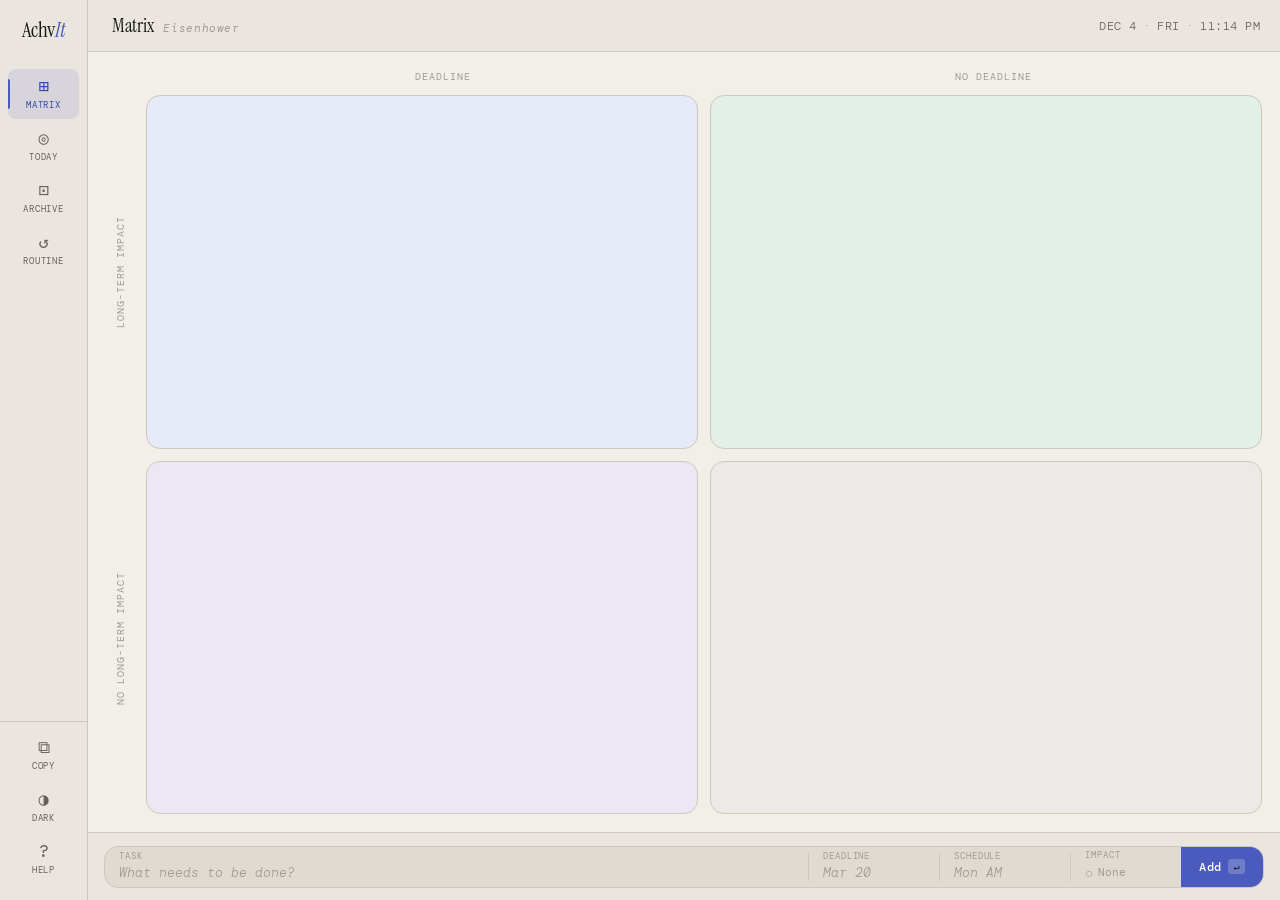
<file: claude-redesign/index.html>
<!DOCTYPE html>
<html lang="en">
  <head>
    <title>AchvIt</title>
    <link rel="icon" type="image/svg+xml" href="images/logo.png" />
    <meta name="author" content="Arnav Das" />
    <meta name="description" content="A task management system" />
    <meta name="viewport" content="width=device-width, initial-scale=1.0, viewport-fit=cover" />
    <meta charset="UTF-8" />
    <link href="https://fonts.googleapis.com/css2?family=DM+Mono:ital,wght@0,300;0,400;0,500;1,300&family=Instrument+Serif:ital@0;1&display=swap" rel="stylesheet" />
    <link href="style.css" rel="stylesheet" type="text/css" />
  </head>
  <body>

    <!-- ══════════════════════════════════
         DESKTOP SIDEBAR
    ══════════════════════════════════ -->
    <nav id="sidebar">
      <div id="sidebar-logo">
        <span class="logo-text">Achv</span><span class="logo-accent">It</span>
      </div>
      <div id="nav-views">
        <button class="nav-btn" id="btn-Eis" onclick="switchView(0)">
          <span class="nav-icon">⊞</span><span class="nav-label">Matrix</span>
        </button>
        <button class="nav-btn" id="btn-Tdy" onclick="switchView(1)">
          <span class="nav-icon">◎</span><span class="nav-label">Today</span>
        </button>
        <button class="nav-btn" id="btn-Arc" onclick="switchView(2)">
          <span class="nav-icon">⊡</span><span class="nav-label">Archive</span>
        </button>
        <button class="nav-btn" id="btn-Rou" onclick="switchView(3)">
          <span class="nav-icon">↺</span><span class="nav-label">Routine</span>
        </button>
      </div>
      <div id="nav-actions">
        <button class="nav-btn" onclick="copyTasks()">
          <span class="nav-icon">⧉</span><span class="nav-label">Copy</span>
        </button>
        <button class="nav-btn" id="darkModeBtn" onclick="setDarkMode()">
          <span class="nav-icon">◑</span><span class="nav-label">Dark</span>
        </button>
        <button class="nav-btn" id="lightModeBtn" onclick="setLightMode()" style="display:none">
          <span class="nav-icon">○</span><span class="nav-label">Light</span>
        </button>
        <button class="nav-btn" onclick="toggleHelp()" title="Keyboard shortcuts (?)">
          <span class="nav-icon">?</span><span class="nav-label">Help</span>
        </button>
      </div>
    </nav>

    <!-- ══════════════════════════════════
         MAIN
    ══════════════════════════════════ -->
    <div id="main">

      <header id="topbar">
        <div id="view-title">
          <span id="view-name">Matrix</span>
          <span id="view-subtitle"></span>
        </div>
        <div id="topbar-right">
          <div id="clock-row">
            <span id="date"></span>
            <span class="clock-sep">·</span>
            <span id="day"></span>
            <span class="clock-sep">·</span>
            <span id="time"></span>
          </div>
          <button class="icon-btn" id="themeToggleMobile" onclick="toggleTheme()">◑</button>
        </div>
      </header>

      <div id="content">

        <!-- MATRIX VIEW -->
        <div id="view-matrix" class="view">
          <div id="matrix-wrap">
            <div id="matrix-col-labels">
              <div></div>
              <div class="axis-label">Deadline</div>
              <div class="axis-label">No Deadline</div>
            </div>
            <div id="matrix-body">
              <div id="matrix-row-labels">
                <div class="axis-label row-label">Long-term Impact</div>
                <div class="axis-label row-label">No Long-term Impact</div>
              </div>
              <div id="matrix-grid">
                <div class="quadrant" id="q1-wrap">
                  <ul id="quadrant1" class="todolist"></ul>
                </div>
                <div class="quadrant" id="q2-wrap">
                  <ul id="quadrant2" class="todolist"></ul>
                </div>
                <div class="quadrant" id="q3-wrap">
                  <ul id="quadrant3" class="todolist"></ul>
                </div>
                <div class="quadrant" id="q4-wrap">
                  <ul id="quadrant4" class="todolist"></ul>
                </div>
              </div>
            </div>
          </div>
        </div>

        <!-- SINGLELIST VIEW -->
        <div id="view-singlelist" class="view" style="display:none">
          <div id="list-header">
            <div class="list-col-priority">Priority</div>
            <div class="list-col-deadline">Deadline</div>
            <div class="list-col-schedule">Schedule</div>
            <div class="list-col-task">Task</div>
          </div>
          <div id="singlelist-scroll">
            <ul id="singlelist" class="todolist"></ul>
          </div>
        </div>

      </div><!-- /#content -->

      <!-- ══════════════════════════════════
           DESKTOP INPUT BAR
           Segmented fields: Tab to move, Enter to submit
      ══════════════════════════════════ -->
      <footer id="inputbar">
        <div id="desktop-form">

          <div class="field-group" id="fg-task">
            <label class="field-label" for="f-task">Task</label>
            <input class="field-input" id="f-task" type="text"
              placeholder="What needs to be done?"
              autocomplete="off" />
          </div>

          <div class="field-sep"></div>

          <div class="field-group field-group--md" id="fg-deadline">
            <label class="field-label" for="f-deadline">Deadline</label>
            <input class="field-input" id="f-deadline" type="text"
              placeholder="Mar 20" autocomplete="off" />
          </div>

          <div class="field-sep"></div>

          <div class="field-group field-group--md" id="fg-schedule">
            <label class="field-label" for="f-schedule">Schedule</label>
            <input class="field-input" id="f-schedule" type="text"
              placeholder="Mon AM" autocomplete="off" />
          </div>

          <div class="field-sep"></div>

          <div class="field-group field-group--xs" id="fg-impact">
            <label class="field-label">Impact</label>
            <button type="button" id="f-impact" class="impact-toggle" onclick="toggleImpact()">
              <span id="impact-icon">○</span>
              <span id="impact-label">None</span>
            </button>
          </div>

          <button id="submit-btn" onclick="submitDesktopForm()">
            Add <kbd>↵</kbd>
          </button>

        </div>
      </footer>

    </div><!-- /#main -->

    <!-- ══════════════════════════════════
         MOBILE BOTTOM NAV
    ══════════════════════════════════ -->
    <nav id="mobile-nav">
      <button class="mob-btn" id="mob-btn-Eis" onclick="switchView(0)">
        <span class="mob-icon">⊞</span><span class="mob-label">Matrix</span>
      </button>
      <button class="mob-btn" id="mob-btn-Tdy" onclick="switchView(1)">
        <span class="mob-icon">◎</span><span class="mob-label">Today</span>
      </button>
      <div class="mob-fab-slot">
        <button id="fab" onclick="openModal()">+</button>
      </div>
      <button class="mob-btn" id="mob-btn-Arc" onclick="switchView(2)">
        <span class="mob-icon">⊡</span><span class="mob-label">Archive</span>
      </button>
      <button class="mob-btn" id="mob-btn-Rou" onclick="switchView(3)">
        <span class="mob-icon">↺</span><span class="mob-label">Routine</span>
      </button>
    </nav>

    <!-- ══════════════════════════════════
         MOBILE ADD TASK MODAL
    ══════════════════════════════════ -->
    <div id="modal-overlay" onclick="closeModal()"></div>
    <div id="modal-sheet">
      <div class="sheet-handle"></div>
      <div id="modal-header">
        <span id="modal-title">Add Task</span>
        <button id="modal-close" onclick="closeModal()">×</button>
      </div>
      <div id="modal-body">
        <div class="modal-field">
          <label class="modal-label" for="m-task">Task <span class="required">*</span></label>
          <input class="modal-input" id="m-task" type="text" placeholder="What needs to be done?" />
        </div>
        <div class="modal-row">
          <div class="modal-field">
            <label class="modal-label" for="m-deadline">Deadline</label>
            <input class="modal-input" id="m-deadline" type="text" placeholder="Mar 20" />
          </div>
          <div class="modal-field">
            <label class="modal-label" for="m-schedule">Schedule</label>
            <input class="modal-input" id="m-schedule" type="text" placeholder="Mon AM" />
          </div>
        </div>
        <div class="modal-field">
          <label class="modal-label">Long-term Impact</label>
          <div id="impact-selector">
            <button type="button" class="impact-opt" id="impact-none" onclick="selectImpact(false)">
              <span class="impact-opt-icon">○</span> No Impact
            </button>
            <button type="button" class="impact-opt" id="impact-yes" onclick="selectImpact(true)">
              <span class="impact-opt-icon">◉</span> Long-term
            </button>
          </div>
        </div>
      </div>
      <div id="modal-footer">
        <button id="modal-cancel" onclick="closeModal()">Cancel</button>
        <button id="modal-submit" onclick="submitMobileForm()">Add Task</button>
      </div>
    </div>

    <!-- ══════════════════════════════════
         TASK ACTION SHEET (mobile)
    ══════════════════════════════════ -->
    <div id="action-overlay" onclick="closeActionSheet()"></div>
    <div id="action-sheet">
      <div class="sheet-handle"></div>
      <div id="action-task-label"></div>
      <div id="action-buttons">
        <button class="action-item" id="act-today">
          <span class="act-icon">◎</span> Move to Today
        </button>
        <button class="action-item" id="act-routine">
          <span class="act-icon">↺</span> Move to Routine
        </button>
        <button class="action-item" id="act-archive">
          <span class="act-icon">⊡</span> Archive
        </button>
        <button class="action-item" id="act-edit">
          <span class="act-icon">✎</span> Edit
        </button>
        <button class="action-item action-item--danger" id="act-delete">
          <span class="act-icon">×</span> Delete
        </button>
      </div>
    </div>

    <div id="toast"></div>


    <!-- ══════════════════════════════════
         KEYBOARD SHORTCUTS HELP
    ══════════════════════════════════ -->
    <div id="kb-help-overlay"></div>
    <div id="kb-help">
      <div id="kb-help-header">
        <span>Keyboard Shortcuts</span>
        <button onclick="document.getElementById('kb-help').classList.remove('open')">×</button>
      </div>
      <div id="kb-help-body">
        <div class="kb-section">
          <div class="kb-section-title">Navigation</div>
          <div class="kb-row"><kbd>1</kbd><kbd>2</kbd><kbd>3</kbd><kbd>4</kbd><span>Switch view</span></div>
          <div class="kb-row"><kbd>←</kbd><kbd>→</kbd><span>Previous / next view</span></div>
          <div class="kb-row"><kbd>↑</kbd><kbd>↓</kbd><span>Navigate tasks</span></div>
        </div>
        <div class="kb-section">
          <div class="kb-section-title">Input</div>
          <div class="kb-row"><kbd>N</kbd><span>New task (focus input)</span></div>
          <div class="kb-row"><kbd>Tab</kbd><span>Next field</span></div>
          <div class="kb-row"><kbd>Space</kbd><span>Toggle impact (on Impact field)</span></div>
          <div class="kb-row"><kbd>↵ Enter</kbd><span>Submit task</span></div>
        </div>
        <div class="kb-section">
          <div class="kb-section-title">Task actions  <em>(focus a task first with ↑↓)</em></div>
          <div class="kb-row"><kbd>E</kbd><span>Edit task</span></div>
          <div class="kb-row"><kbd>T</kbd><span>Move to Today</span></div>
          <div class="kb-row"><kbd>R</kbd><span>Move to Routine</span></div>
          <div class="kb-row"><kbd>A</kbd><span>Archive / Unarchive</span></div>
          <div class="kb-row"><kbd>Del</kbd><span>Delete task</span></div>
        </div>
        <div class="kb-section">
          <div class="kb-section-title">General</div>
          <div class="kb-row"><kbd>T</kbd><span>Toggle theme <em>(when no task focused)</em></span></div>
          <div class="kb-row"><kbd>C</kbd><span>Copy tasks</span></div>
          <div class="kb-row"><kbd>Esc</kbd><span>Close / cancel</span></div>
          <div class="kb-row"><kbd>?</kbd><span>This help</span></div>
        </div>
      </div>
    </div>

    <script src="script.js" defer></script>
  </body>
</html>
</file>
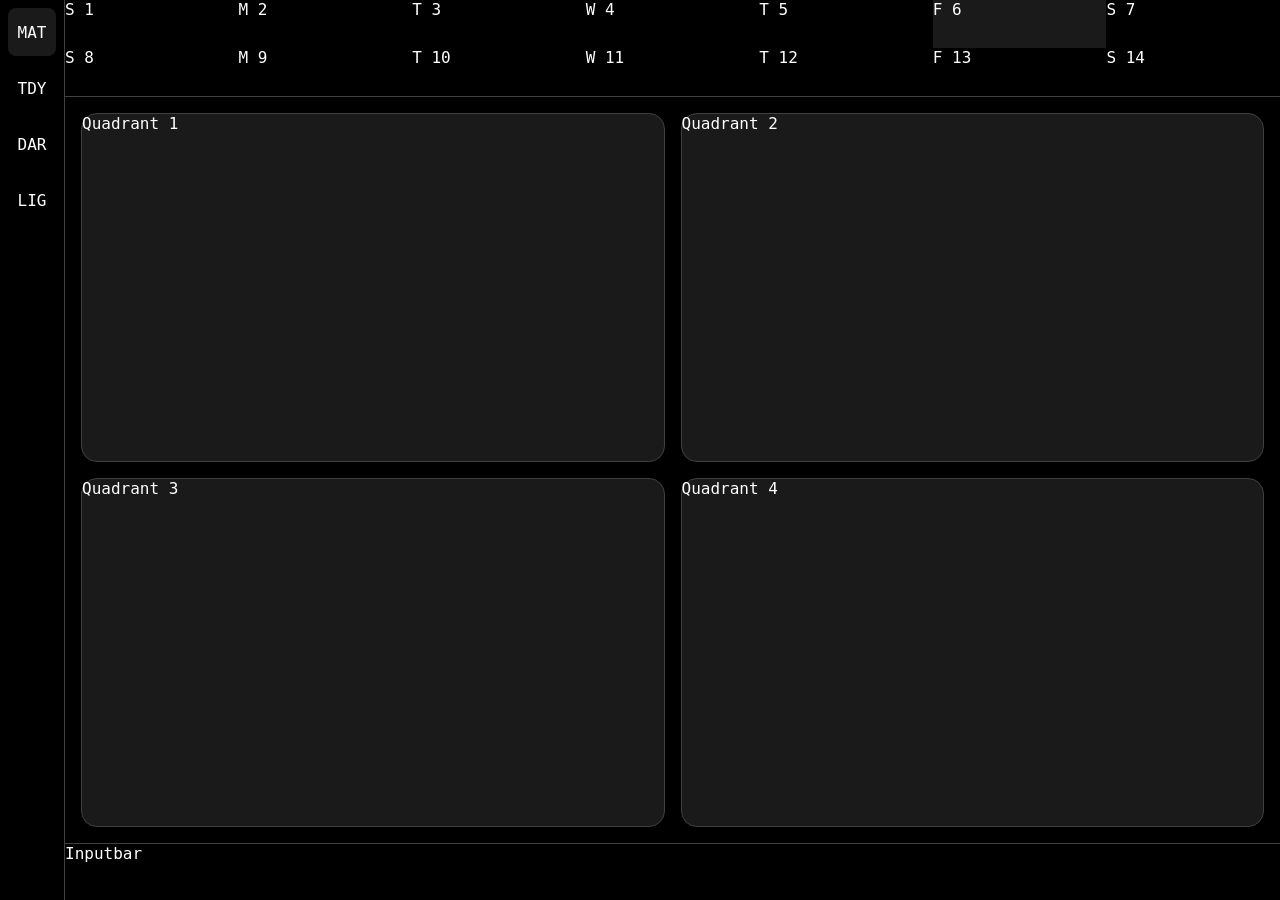
<file: rebuild/index.html>
<!DOCTYPE html>
<html lang="en">
  <head>

    <!--TITLE-->
      <title> My Todo List - Rebuild </title>

    <!--META-->
      <meta charset="UTF-8" />
      <meta name="viewport" content="width=device-width, initial-scale=1.0" />

    <!--CSS-->
      <link href="styles.css" rel="stylesheet" type="text/css" />

  </head>
  <body>

    <!--NAVBAR-->
      <div id="navbar">
          <!-- <button class="navbar-buttons" id="gan" onclick=""> GAN </button> -->
          <!-- <button class="navbar-buttons" id="rou" onclick=""> ROU </button> -->
          <button class="navbar-buttons selected_button" id="mat" onclick=""> MAT </button>
          <button class="navbar-buttons" id="tdy" onclick=""> TDY </button>
          <!-- <button class="navbar-buttons" id="upc" onclick=""> UPC </button> -->
          <!-- <button class="navbar-buttons" id="cal" onclick=""> CAL </button> -->
          <!-- <button class="navbar-buttons" id="arc" onclick=""> ARC </button> -->
          <!-- <button class="navbar-buttons" id="com" onclick=""> COM </button> -->
          <!-- <button class="navbar-buttons" id="cpy" onclick=""> CPY </button> -->
          <button class="navbar-buttons" id="dar" onclick=""> DAR </button>
          <button class="navbar-buttons" id="lig" onclick=""> LIG </button>
        </div>

      </div>

    <!--CONTAINER-->
      <div id="container">

        <!--CHART-->
          <div class="views" style="display: none" id="chart"> 

            <!--GANTT-->
            <div id="wbs"> WBS </div>
            
            <!--CHART-->
              <div id="timeline"> Timeline </div>

          </div>
        

        <!--ROUTINE-->
          <div class="views" style="display: none" id="routine"> routine </div>

        <!--MATRIX-->
          <div class="views" id="all-tasks">

            <!--MATRIX-CALENDAR-->
              <div id="matrix-calendar">
                <div> S 1 </div>
                <div> M 2 </div>
                <div> T 3 </div>
                <div> W 4 </div>
                <div> T 5 </div>
                <div class="matrix-calendar-today"> F 6 </div>
                <div> S 7 </div>
                <div> S 8 </div>
                <div> M 9 </div>
                <div> T 10 </div>
                <div> W 11 </div>
                <div> T 12 </div>
                <div> F 13 </div>
                <div> S 14 </div>
              </div>
            
            <!--MATRIX-->
              <div id="matrix">
                <div class="quadrants" id="quad1"> Quadrant 1 </div>
                <div class="quadrants" id="quad2"> Quadrant 2 </div>
                <div class="quadrants" id="quad3"> Quadrant 3 </div>
                <div class="quadrants" id="quad4"> Quadrant 4 </div>
              </div>
            
          </div>

        <!--TODAY-->
          <div class="views" style="display: none" id="today"> today </div>

        <!--UPCOMING-->
          <div class="views" style="display: none" id="upcoming"> upcoming </div>

      </div>
    
      <!--INPUTBAR-->
        <div id="inputBar"> Inputbar </div>

  </body>
</html>
</file>
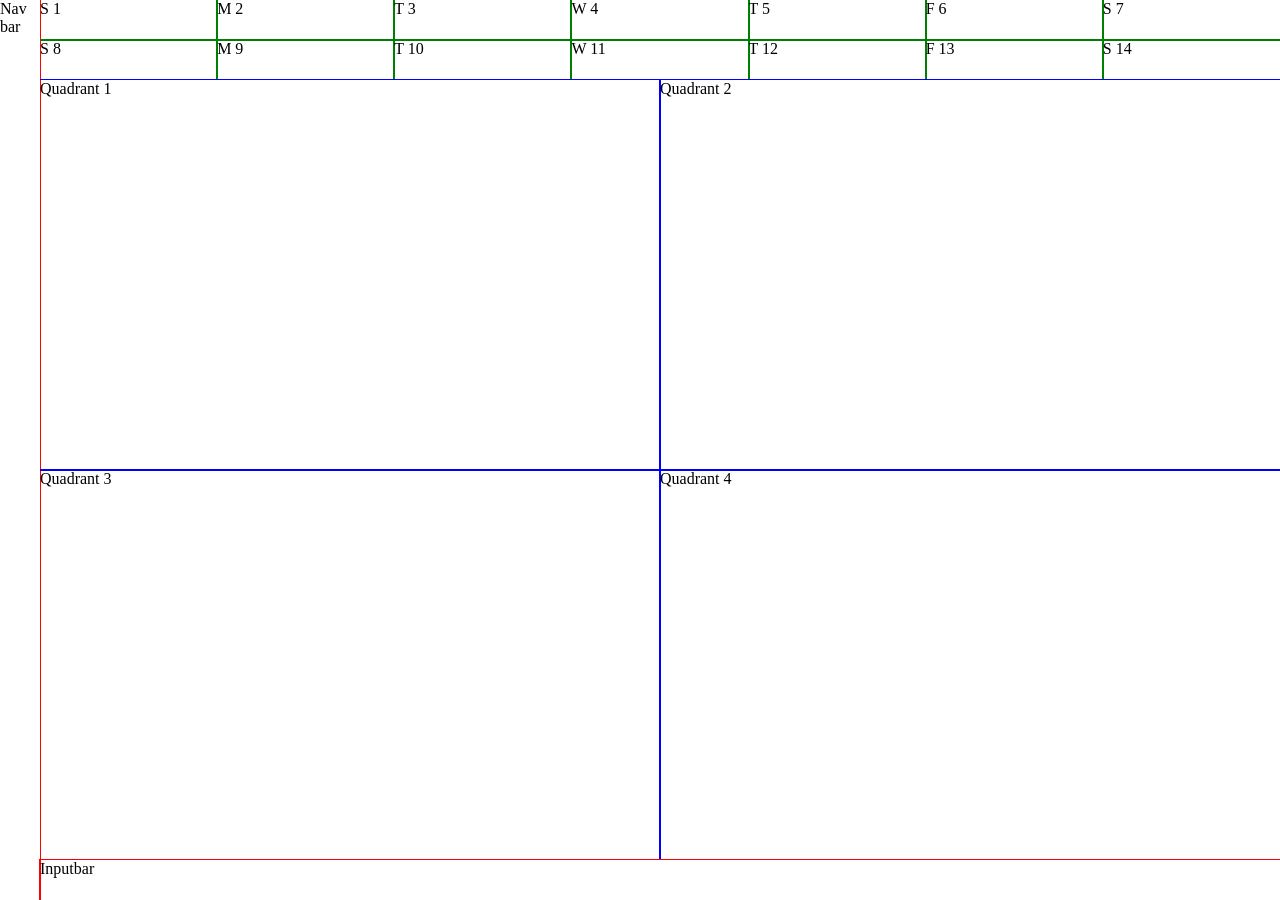
<file: rebuild/eisenhowerMatrix/index.html>
<!DOCTYPE html>
<html lang="en">
  <head>

    <!--TITLE-->
      <title> Layout - Eisenhower Matrix </title>

    <!--META-->
      <meta charset="UTF-8" />
      <meta name="viewport" content="width=device-width, initial-scale=1.0" />

    <!--CSS-->
      <link href="../stylesheets/styles.css" rel="stylesheet" type="text/css" />

  </head>
  <body>

    <!--NAVBAR-->
      <div id="navbar"> Nav bar </div>

    <!--CONTAINER-->
      <div id="container">

        <!--SUBCONTAINER-->
          <div id="subContainer">

            <!--MATRIXCALENDAR-->
              <div id="matrixCalendar">
                <div> S 1 </div>
                <div> M 2 </div>
                <div> T 3 </div>
                <div> W 4 </div>
                <div> T 5 </div>
                <div> F 6 </div>
                <div> S 7 </div>
                <div> S 8 </div>
                <div> M 9 </div>
                <div> T 10 </div>
                <div> W 11 </div>
                <div> T 12 </div>
                <div> F 13 </div>
                <div> S 14 </div>
              </div>
            
            <!--MATRIX-->
              <div id="matrix">
                <div> Quadrant 1 </div>
                <div> Quadrant 2 </div>
                <div> Quadrant 3 </div>
                <div> Quadrant 4 </div>
              </div>
            
          </div>
    
        <!--INPUTBAR-->
          <div id="inputBar"> Inputbar </div>

      </div>

  </body>
</html>
</file>
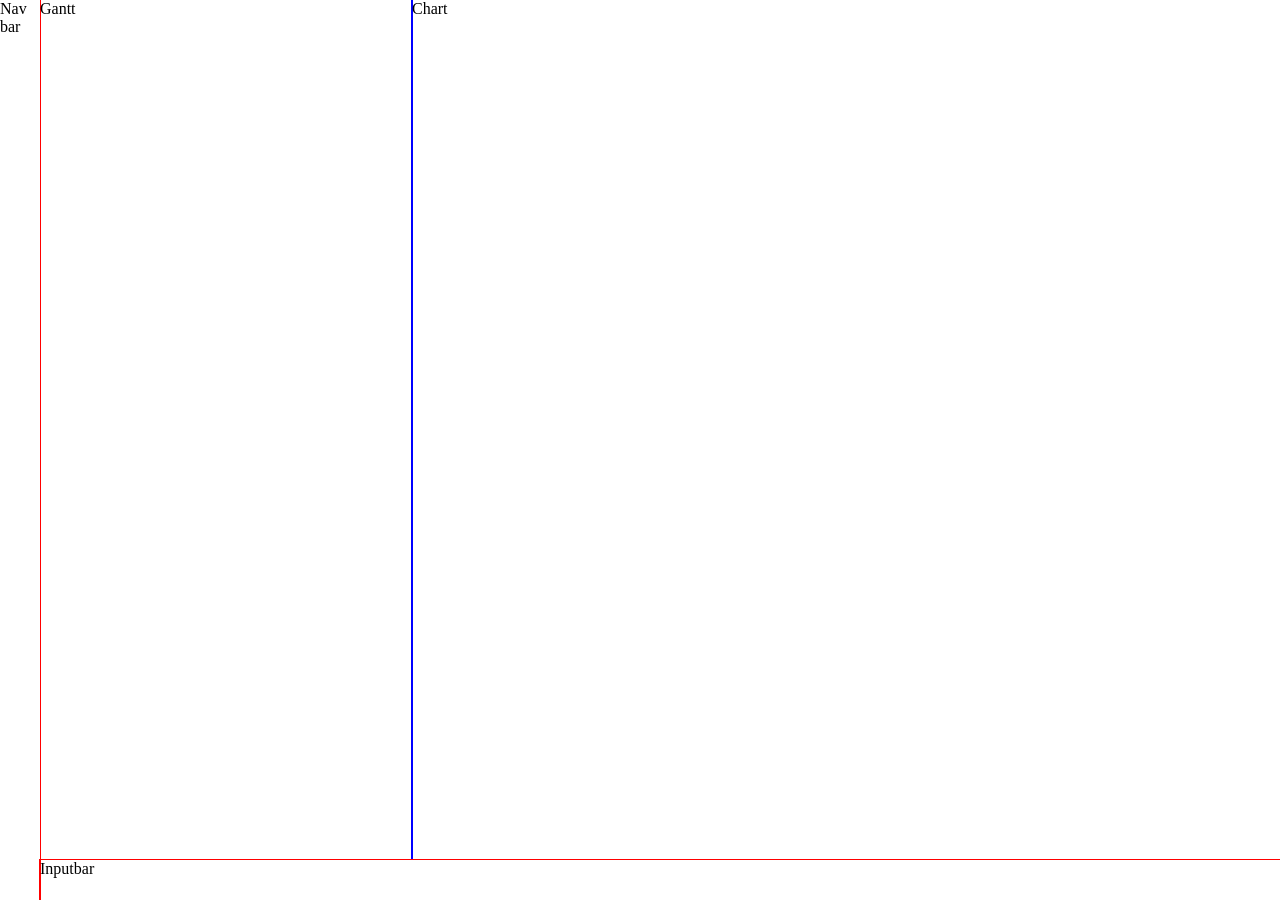
<file: rebuild/ganttChart/index.html>
<!DOCTYPE html>
<html lang="en">
  <head>

    <!--TITLE-->
      <title> Layout - Gantt chart </title>

    <!--META-->
      <meta charset="UTF-8" />
      <meta name="viewport" content="width=device-width, initial-scale=1.0" />

    <!--CSS-->
      <link href="../stylesheets/styles.css" rel="stylesheet" type="text/css" />

  </head>
  <body>

    <!--NAVBAR-->
      <div id="navbar"> Nav bar </div>

    <!--CONTAINER-->
      <div id="container">

        <!--SUBCONTAINER-->
          <div id="subContainer">

            <!--GANTT-->
              <div id="gantt"> Gantt </div>
            
            <!--CHART-->
              <div id="chart"> Chart </div>
            
          </div>
    
        <!--INPUTBAR-->
          <div id="inputBar"> Inputbar </div>

      </div>

  </body>
</html>
</file>
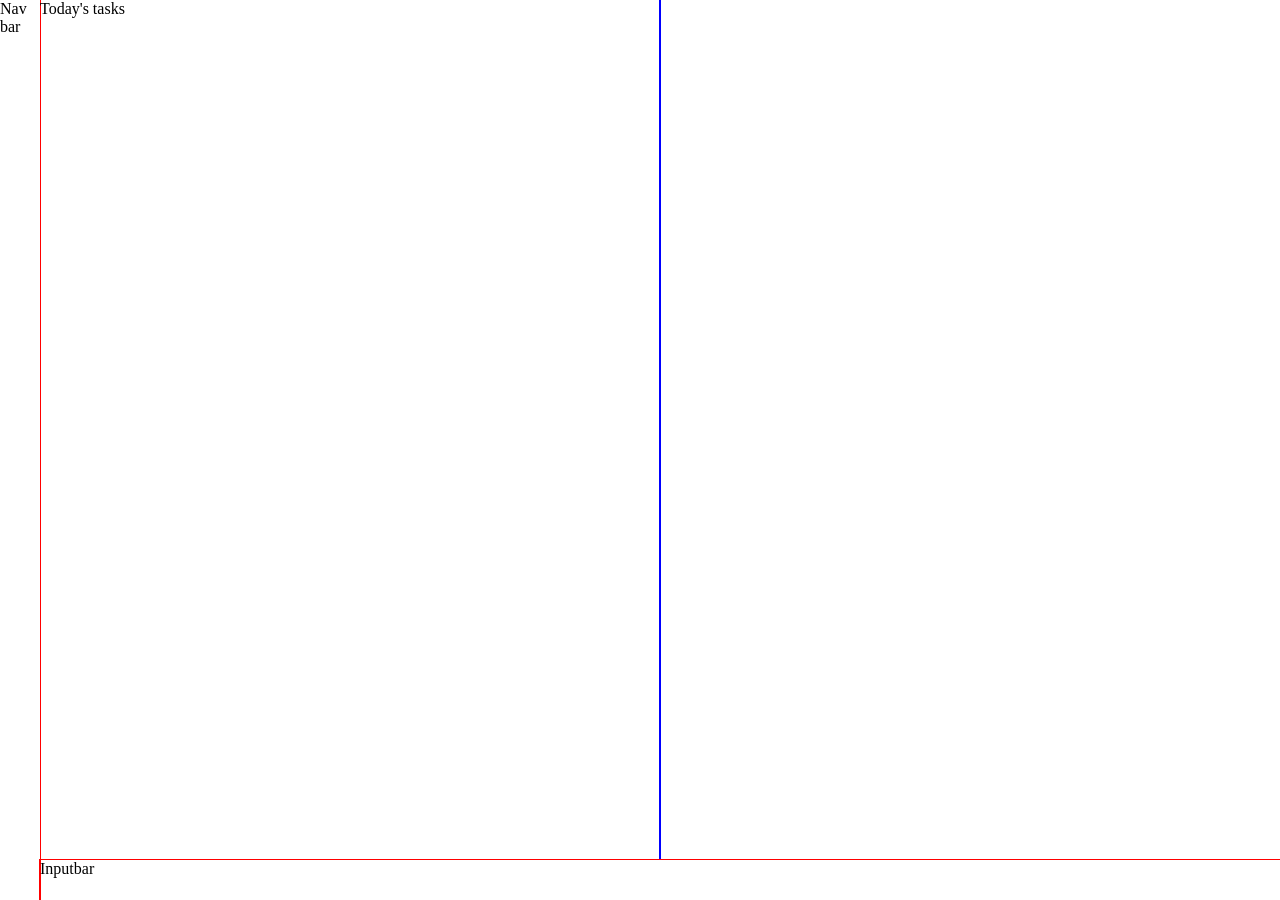
<file: rebuild/today/index.html>
<!DOCTYPE html>
<html lang="en">
  <head>

    <!--TITLE-->
      <title> Layout - Today </title>

    <!--META-->
      <meta charset="UTF-8" />
      <meta name="viewport" content="width=device-width, initial-scale=1.0" />

    <!--CSS-->
      <link href="../stylesheets/styles.css" rel="stylesheet" type="text/css" />

  </head>
  <body>

    <!--NAVBAR-->
      <div id="navbar"> Nav bar </div>

    <!--CONTAINER-->
      <div id="container">

        <!--SUBCONTAINER-->
          <div id="subContainer">

            <!--TASKSSPLIT-->
              <div id="tasksSplit"> Today's tasks </div>
            
            <!--CALENDARSPLIT-->
              <div id="calendarSplit">
              </div>
            
          </div>
    
        <!--INPUTBAR-->
          <div id="inputBar"> Inputbar </div>

      </div>

  </body>
</html>
</file>
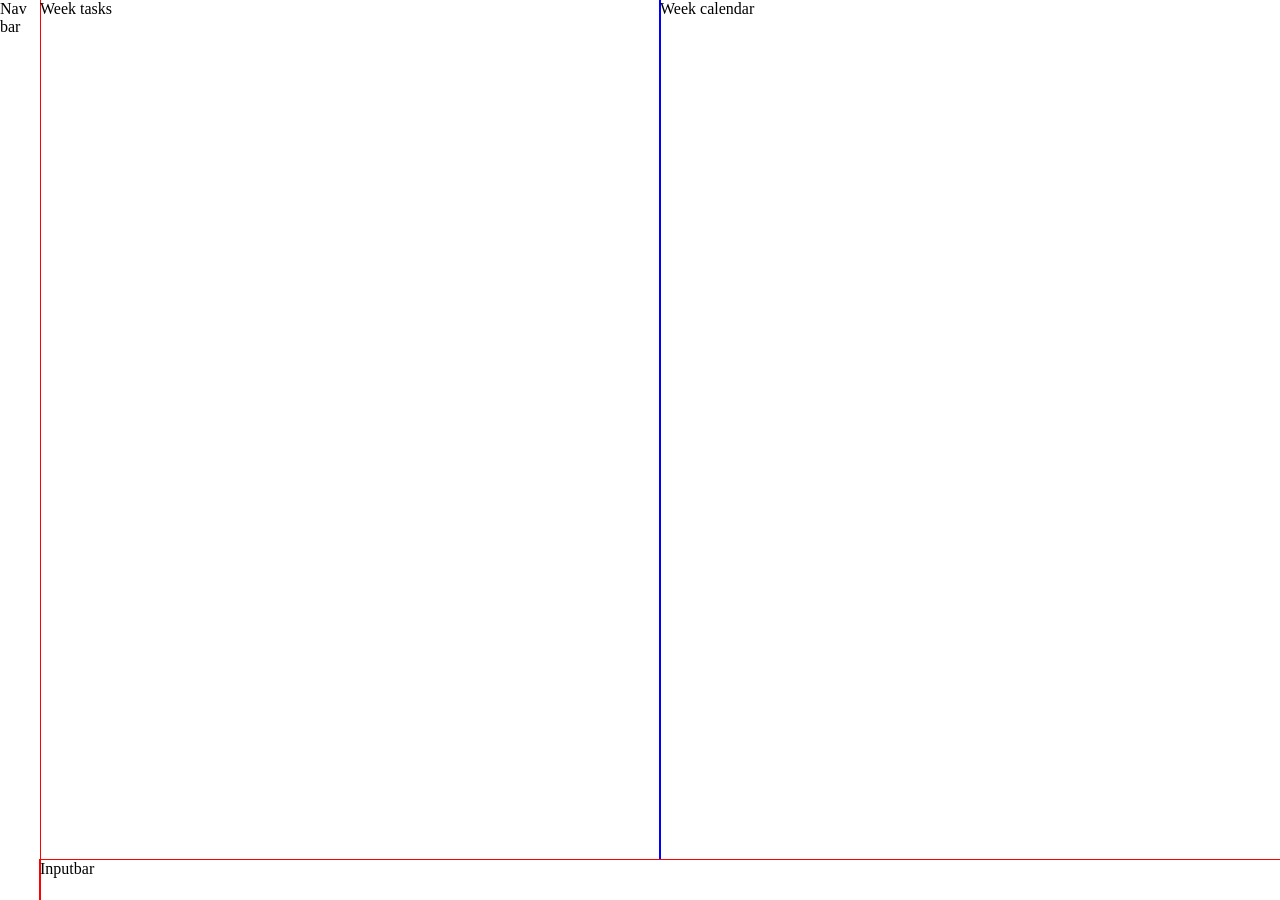
<file: rebuild/upcoming/index.html>
<!DOCTYPE html>
<html lang="en">
  <head>

    <!--TITLE-->
      <title> Layout - Upcoming </title>

    <!--META-->
      <meta charset="UTF-8" />
      <meta name="viewport" content="width=device-width, initial-scale=1.0" />

    <!--CSS-->
      <link href="../stylesheets/styles.css" rel="stylesheet" type="text/css" />

  </head>
  <body>

    <!--NAVBAR-->
      <div id="navbar"> Nav bar </div>

    <!--CONTAINER-->
      <div id="container">

        <!--SUBCONTAINER-->
          <div id="subContainer">

            <!--TASKSSPLIT-->
              <div id="tasksSplit"> Week tasks </div>
            
            <!--CALENDARSPLIT-->
              <div id="calendarSplit"> Week calendar </div>
            
          </div>
    
        <!--INPUTBAR-->
          <div id="inputBar"> Inputbar </div>

      </div>

  </body>
</html>
</file>
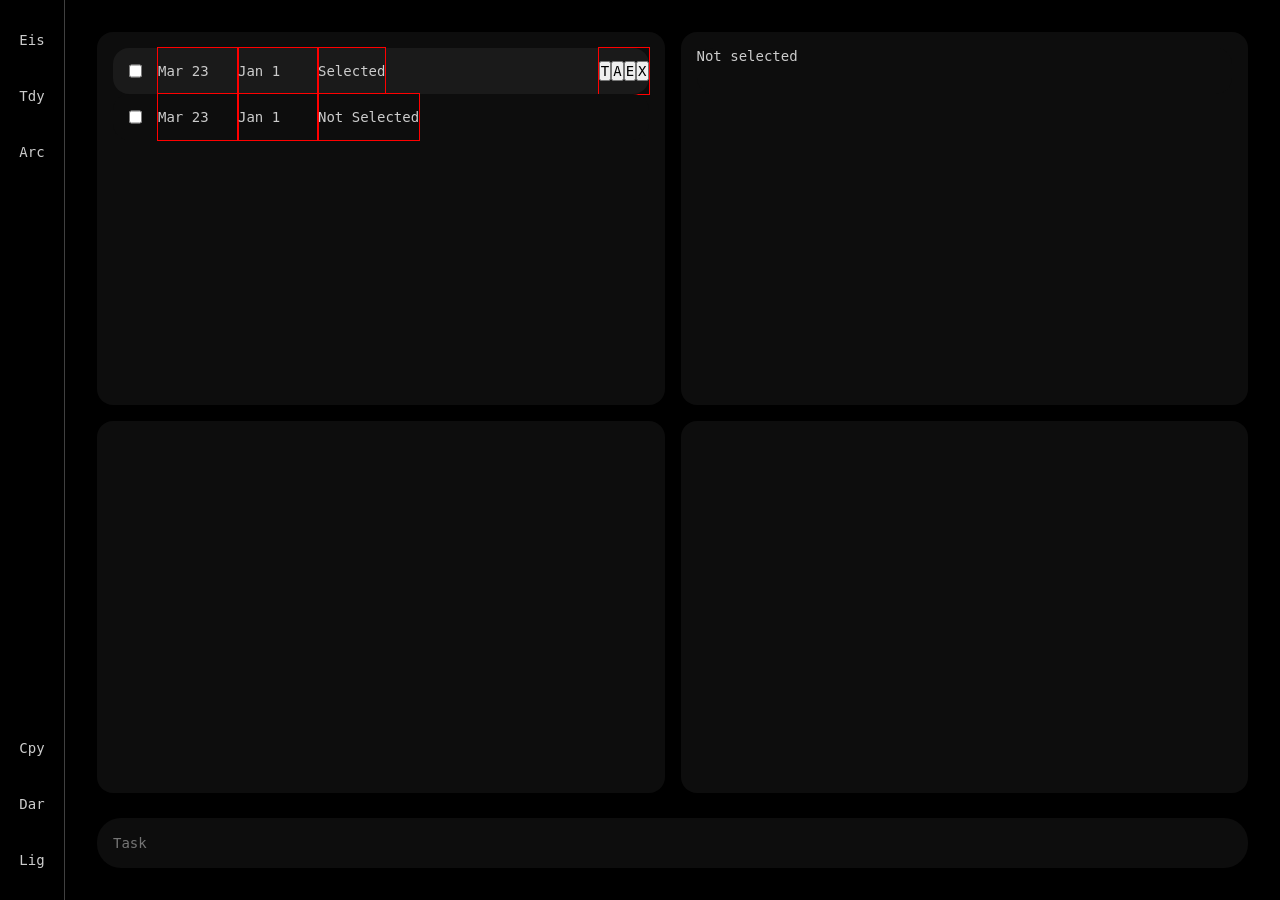
<file: redo/chrome-extension/index.html>
<!DOCTYPE html>
<html lang="en">
    <head>

        <!-- ... -->
            <title> Chrome Extension </title>
            <link rel="icon" type="image/svg+xml" href="images/logo.png" />

        <!-- META -->
            <meta name="author" content="Arnav Das" />
            <meta name="description" content="A task management system" />
            <meta name="viewport" content="width=device-width, initial-scale=1.0" />
            <meta charset="UTF-8" />

        <!-- CSS -->
            <link href="style.css" rel="stylesheet" type="text/css" />

        <!-- JAVASCRIPT -->
            <script src="script.js" defer></script>

    </head>
    <body>

        <!-- NAV -->
            <nav>
                <div>
                    <button class="nav-button" id="button-matrix"     onclick="" > Eis </button>
                    <button class="nav-button" id="button-list"       onclick="" > Tdy </button>
                    <button class="nav-button" id="button-archive"    onclick="" > Arc </button>
                </div>
                <div>
                    <button class="nav-button" id="button-copy"       onclick="" > Cpy </button>
                    <button class="nav-button" id="button-dark_mode"  onclick="" > Dar </button>
                    <button class="nav-button" id="button-light_mode" onclick="" > Lig </button>
                </div>
            </nav>

        <!-- MAIN -->
            <main>

                <!-- CLOCK --
                    <div id="clock">
                        <div>May 14, Wed</div>
                        <div>10:30 PM</div>
                    </div> -->

                <!-- VIEW-MATRIX -->
                    <div class="view" id="view-matrix">
                        <div class="quadrant">
                            <!-- <p>Important<br>and Urgent</p> -->
                            <ul class="ul-tasks" id="ul-quadrant1">
                                <li class="task-container selected">
                                    <input class="checkbox" type="checkbox">
                                    <div class="deadline"> Mar 23   </div>
                                    <div class="schedule"> Jan 1    </div>
                                    <div class="task"    > Selected </div>
                                    <div class="update"  >
                                        <button>T</button>
                                        <button>A</button>
                                        <button>E</button>
                                        <button>X</button>
                                    </div>
                                </li>
                                <li class="task-container">
                                    <input class="checkbox" type="checkbox">
                                    <div class="deadline"> Mar 23   </div>
                                    <div class="schedule"> Jan 1    </div>
                                    <div class="task"    > Not Selected </div>
                                    <div class="update"  >
                                        <button>T</button>
                                        <button>A</button>
                                        <button>E</button>
                                        <button>X</button>
                                </li>
                            </ul>
                        </div>
                        <div class="quadrant">
                            <!-- <p>Important,<br>but not Urgent</p> -->
                            <ul class="ul-tasks" id="ul-quadrant2">
                                <li class="task-container">Not selected</li>
                            </ul>
                        </div>
                        <div class="quadrant">
                            <!-- <p>Not Important,<br>but Urgent</p> -->
                            <ul class="ul-tasks" id="ul-quadrant3"></ul>
                        </div>
                        <div class="quadrant">
                            <!-- <p>Neither Important,<br>nor Urgent</p> -->
                            <ul class="ul-tasks" id="ul-quadrant4"></ul>
                        </div>
                    </div>

                <!-- VIEW-LIST -->
                    <div class="view" id="view-list" style="display: none;">
                        <div id="list">
                            <!-- <p>Today's tasks</p> -->
                            <ul class="ul-tasks" id="ul-list"></ul>
                        </div>
                  </div>

            </main>
        

        <!-- INPUTBAR -->
            <div id="input_bar">
                <input    class="textInput" id="input-task"     type="text"     placeholder="Task"     />
                <!--         
                <textarea class="textInput" id="input-textarea" name=""         placeholder="Textarea" ></textarea>
                <input    class="textInput" id="input-deadline" type="text"     placeholder="Deadline" />
                <input    class="textInput" id="input-schedule" type="text"     placeholder="Schedule" />
                <input                      id="input-impact"   type="checkbox"                        />
                -->
            </div>

    </body>
</html>
</file>
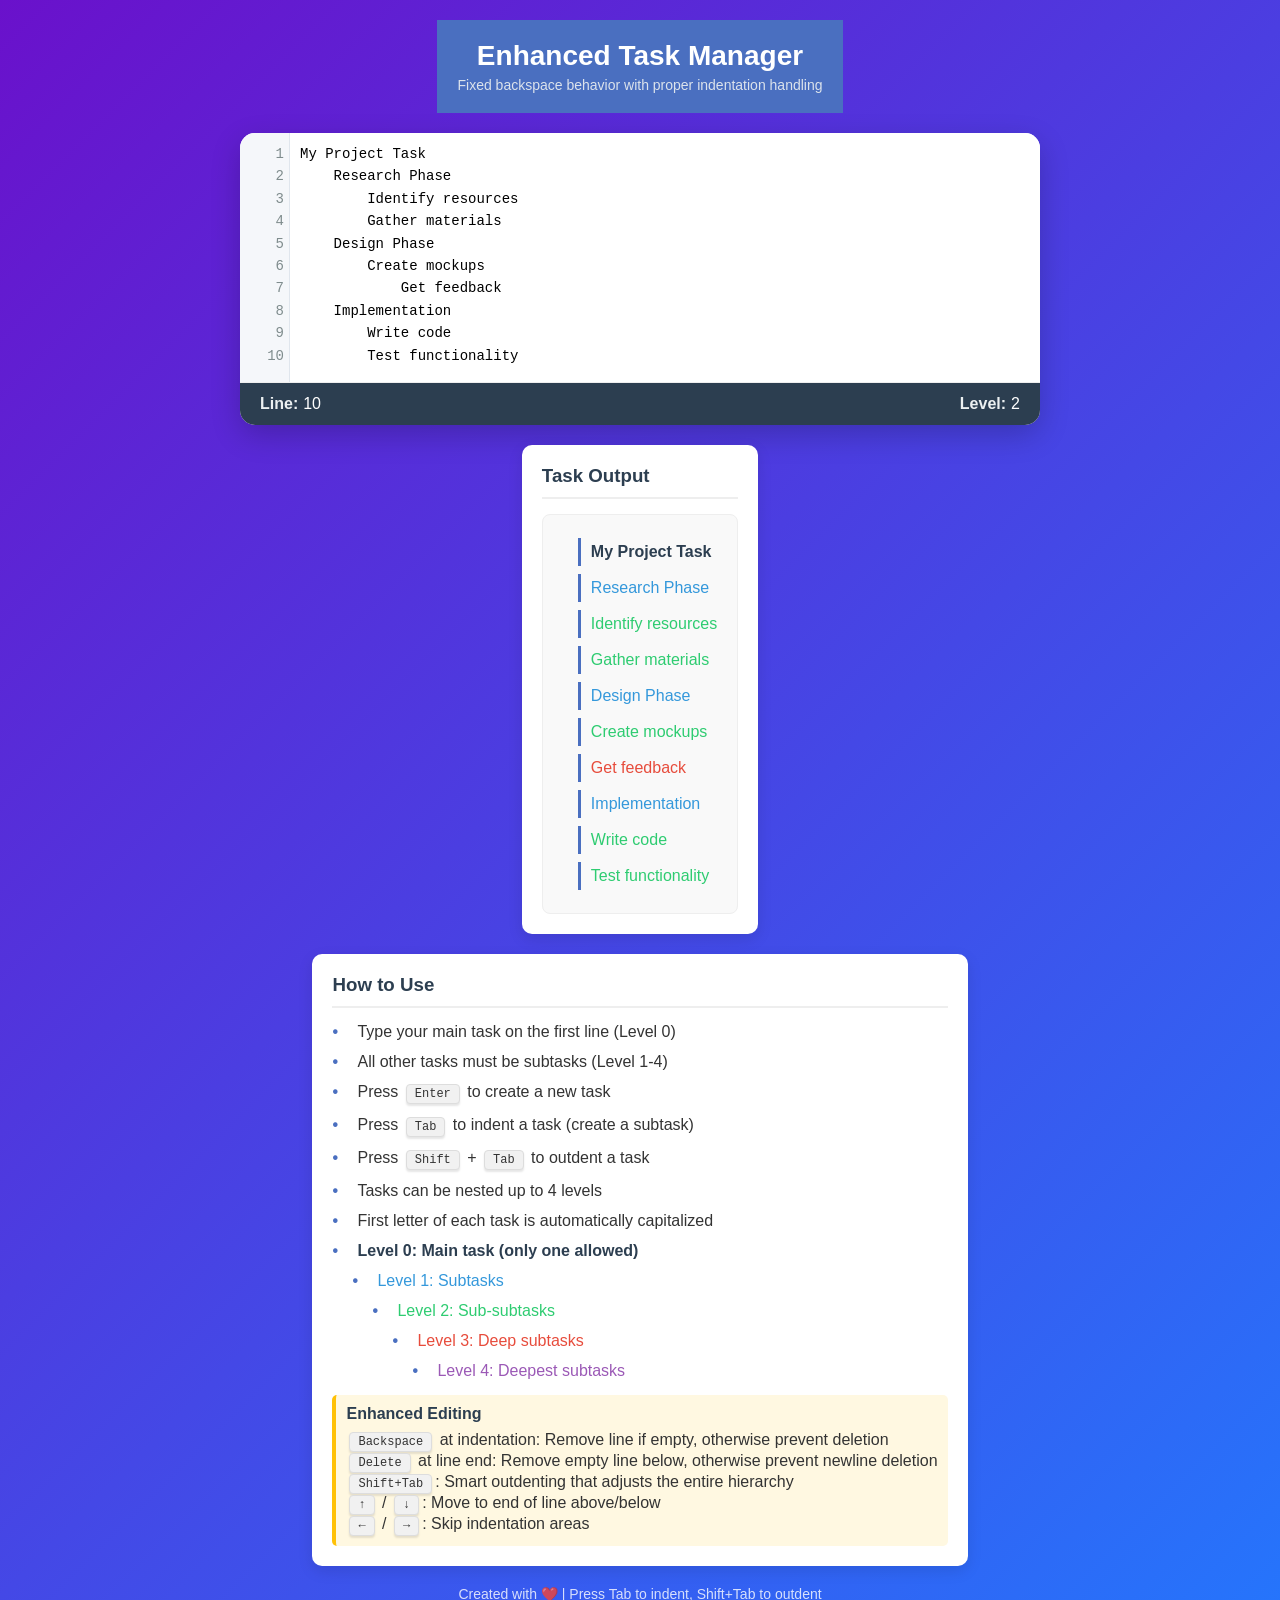
<file: oth/subtasks/caretPosition.html>
<!DOCTYPE html>
<html lang="en">
<head>
    <meta charset="UTF-8">
    <meta name="viewport" content="width=device-width, initial-scale=1.0">
    <title>Enhanced Task Manager</title>
    <style>
        * {
            box-sizing: border-box;
            margin: 0;
            padding: 0;
            font-family: 'Segoe UI', Tahoma, Geneva, Verdana, sans-serif;
        }
        
        body {
            background: linear-gradient(135deg, #6a11cb 0%, #2575fc 100%);
            color: #333;
            min-height: 100vh;
            display: flex;
            flex-direction: column;
            align-items: center;
            padding: 20px;
        }
        
        .container {
            width: 100%;
            max-width: 800px;
            background: white;
            border-radius: 15px;
            box-shadow: 0 10px 30px rgba(0, 0, 0, 0.2);
            overflow: hidden;
            margin-top: 20px;
        }
        
        header {
            background: #4a6fc0;
            color: white;
            padding: 20px;
            text-align: center;
        }
        
        h1 {
            font-size: 28px;
            margin-bottom: 5px;
            color: white;
        }
        
        .subtitle {
            font-size: 14px;
            opacity: 0.9;
            color: #ecf0f1;
        }
        
        .editor-container {
            display: flex;
            height: 250px;
            border-bottom: 1px solid #eee;
            position: relative;
        }
        
        .line-numbers {
            width: 50px;
            padding: 10px 5px 10px 10px;
            background-color: #f5f7fa;
            text-align: right;
            font-family: monospace;
            line-height: 1.6;
            color: #7f8c8d;
            overflow: hidden;
            user-select: none;
            border-right: 1px solid #e0e6ed;
            font-size: 14px;
        }
        
        #taskInput {
            width: calc(100% - 50px);
            height: 100%;
            padding: 10px;
            border: none;
            resize: none;
            background-color: white;
            font-family: monospace;
            line-height: 1.6;
            font-size: 14px;
            outline: none;
            tab-size: 4;
            -moz-tab-size: 4;
            white-space: pre;
            overflow-wrap: normal;
            overflow-x: auto;
        }
        
        .status-bar {
            display: flex;
            justify-content: space-between;
            background-color: #2c3e50;
            color: white;
            padding: 12px 20px;
            font-family: monospace;
        }
        
        .status-item {
            display: flex;
            align-items: center;
        }
        
        .status-label {
            font-weight: bold;
            margin-right: 5px;
            color: #ecf0f1;
        }
        
        .instructions {
            padding: 20px;
            background: white;
            border-radius: 10px;
            margin-top: 20px;
            max-width: 800px;
            box-shadow: 0 5px 15px rgba(0, 0, 0, 0.1);
        }
        
        .instructions h3 {
            color: #2c3e50;
            margin-bottom: 15px;
            padding-bottom: 10px;
            border-bottom: 2px solid #eee;
        }
        
        .instructions ul {
            list-style-type: none;
            padding: 0;
        }
        
        .instructions li {
            margin-bottom: 12px;
            padding-left: 25px;
            position: relative;
        }
        
        .instructions li:before {
            content: "•";
            color: #4a6fc0;
            font-weight: bold;
            display: inline-block;
            width: 1em;
            position: absolute;
            left: 0;
        }
        
        .level-0 { color: #2c3e50; font-weight: 600; }
        .level-1 { color: #3498db; margin-left: 20px; }
        .level-2 { color: #2ecc71; margin-left: 40px; }
        .level-3 { color: #e74c3c; margin-left: 60px; }
        .level-4 { color: #9b59b6; margin-left: 80px; }
        
        .key {
            display: inline-block;
            padding: 2px 8px;
            background: #f1f1f1;
            border: 1px solid #ddd;
            border-radius: 4px;
            font-family: monospace;
            font-size: 12px;
            box-shadow: 0 2px 2px rgba(0,0,0,0.1);
            margin: 0 3px;
        }
        
        footer {
            margin-top: 20px;
            color: white;
            text-align: center;
            font-size: 14px;
            opacity: 0.8;
        }
        
        .error-message {
            color: #e74c3c;
            font-weight: 500;
            margin-top: 10px;
            text-align: center;
            display: none;
        }
        
        .output-container {
            padding: 20px;
            background: white;
            border-radius: 10px;
            margin-top: 20px;
            max-width: 800px;
            box-shadow: 0 5px 15px rgba(0, 0, 0, 0.1);
        }
        
        .output-container h3 {
            color: #2c3e50;
            margin-bottom: 15px;
            padding-bottom: 10px;
            border-bottom: 2px solid #eee;
        }
        
        #taskOutput {
            padding: 15px;
            background: #f9f9f9;
            border-radius: 8px;
            min-height: 100px;
            border: 1px solid #eee;
        }
        
        #taskOutput ul {
            list-style-type: none;
            padding-left: 20px;
        }
        
        #taskOutput li {
            margin: 8px 0;
            padding: 5px;
            border-left: 3px solid #4a6fc0;
            padding-left: 10px;
        }
        
        .level-0-output { font-weight: 600; color: #2c3e50; }
        .level-1-output { margin-left: 20px; color: #3498db; }
        .level-2-output { margin-left: 40px; color: #2ecc71; }
        .level-3-output { margin-left: 60px; color: #e74c3c; }
        .level-4-output { margin-left: 80px; color: #9b59b6; }
        
        .keyboard-nav {
            margin-top: 15px;
            padding: 10px;
            background: #fff8e1;
            border-radius: 5px;
            border-left: 4px solid #ffc107;
        }
        
        .keyboard-nav h4 {
            margin: 0 0 8px 0;
            color: #2c3e50;
        }
    </style>
</head>
<body>
    <header>
        <h1>Enhanced Task Manager</h1>
        <p class="subtitle">Fixed backspace behavior with proper indentation handling</p>
    </header>
    
    <div class="container">
        <div class="editor-container">
            <div class="line-numbers" id="lineNumbers">1</div>
            <textarea id="taskInput" placeholder="Enter your main task here..."></textarea>
        </div>
        
        <div class="status-bar">
            <div class="status-item">
                <span class="status-label">Line:</span>
                <span id="linePosition">1</span>
            </div>
            <div class="status-item">
                <span class="status-label">Level:</span>
                <span id="levelIndicator">0</span>
            </div>
        </div>
    </div>
    
    <div id="errorMessage" class="error-message">
        Error: Invalid indentation. You can only indent one level deeper than the previous line.
    </div>
    
    <div class="output-container">
        <h3>Task Output</h3>
        <div id="taskOutput">
            <p>Your task hierarchy will appear here...</p>
        </div>
    </div>
    
    <div class="instructions">
        <h3>How to Use</h3>
        <ul>
            <li>Type your main task on the first line (Level 0)</li>
            <li>All other tasks must be subtasks (Level 1-4)</li>
            <li>Press <span class="key">Enter</span> to create a new task</li>
            <li>Press <span class="key">Tab</span> to indent a task (create a subtask)</li>
            <li>Press <span class="key">Shift</span> + <span class="key">Tab</span> to outdent a task</li>
            <li>Tasks can be nested up to 4 levels</li>
            <li>First letter of each task is automatically capitalized</li>
            <li class="level-0">Level 0: Main task (only one allowed)</li>
            <li class="level-1">Level 1: Subtasks</li>
            <li class="level-2">Level 2: Sub-subtasks</li>
            <li class="level-3">Level 3: Deep subtasks</li>
            <li class="level-4">Level 4: Deepest subtasks</li>
        </ul>
        
        <div class="keyboard-nav">
            <h4>Enhanced Editing</h4>
            <p><span class="key">Backspace</span> at indentation: Remove line if empty, otherwise prevent deletion</p>
            <p><span class="key">Delete</span> at line end: Remove empty line below, otherwise prevent newline deletion</p>
            <p><span class="key">Shift+Tab</span>: Smart outdenting that adjusts the entire hierarchy</p>
            <p><span class="key">↑</span> / <span class="key">↓</span>: Move to end of line above/below</p>
            <p><span class="key">←</span> / <span class="key">→</span>: Skip indentation areas</p>
        </div>
    </div>
    
    <footer>
        <p>Created with ❤️ | Press Tab to indent, Shift+Tab to outdent</p>
    </footer>

    <script>
        const taskInput = document.getElementById('taskInput');
        const lineNumbers = document.getElementById('lineNumbers');
        const linePosition = document.getElementById('linePosition');
        const levelIndicator = document.getElementById('levelIndicator');
        const errorMessage = document.getElementById('errorMessage');
        const taskOutput = document.getElementById('taskOutput');

        // Initialize line numbers
        updateLineNumbers();

        // Add event listeners
        taskInput.addEventListener('input', updateAll);
        taskInput.addEventListener('click', updateAll);
        taskInput.addEventListener('keyup', updateAll);
        taskInput.addEventListener('scroll', syncScroll);
        taskInput.addEventListener('keydown', handleKeys);
        taskInput.addEventListener('blur', capitalizeFirstLetters);

        function updateAll() {
            updateCaretPosition();
            updateLineNumbers();
            updateLevelIndicator();
            validateStructure();
            renderOutput();
        }

        function updateCaretPosition() {
            const caretPos = taskInput.selectionStart;
            const textBeforeCaret = taskInput.value.substring(0, caretPos);
            
            // Calculate line number
            const lineNumber = textBeforeCaret.split('\n').length;
            
            // Update display
            linePosition.textContent = lineNumber;
        }

        function updateLineNumbers() {
            const lineCount = taskInput.value.split('\n').length;
            let numbersText = '';
            
            for (let i = 1; i <= lineCount; i++) {
                numbersText += i + '<br>';
            }
            
            // Always show at least one line number
            if (lineCount === 0) {
                numbersText = '1';
            }
            
            lineNumbers.innerHTML = numbersText;
            
            // Sync the scroll position
            syncScroll();
        }

        function updateLevelIndicator() {
            const caretPos = taskInput.selectionStart;
            const textBeforeCaret = taskInput.value.substring(0, caretPos);
            const currentLineStart = textBeforeCaret.lastIndexOf('\n') + 1;
            const currentLineText = taskInput.value.substring(currentLineStart, caretPos);
            
            // Count leading tabs or spaces (4 spaces = 1 indent level)
            const indentMatch = currentLineText.match(/^(\t|    )*/);
            const indentLevel = indentMatch ? indentMatch[0].replace(/    /g, '\t').length : 0;
            
            levelIndicator.textContent = Math.min(indentLevel, 4);
        }

        function syncScroll() {
            lineNumbers.scrollTop = taskInput.scrollTop;
        }

        function validateStructure() {
            const lines = taskInput.value.split('\n');
            let hasError = false;
            
            // Check if any line after the first has no indentation
            for (let i = 1; i < lines.length; i++) {
                if (lines[i].trim() !== '' && !lines[i].startsWith('\t') && !lines[i].startsWith('    ')) {
                    hasError = true;
                    break;
                }
            }
            
            // Check if indentation is more than +1 of previous line
            let previousIndent = 0;
            
            for (let i = 0; i < lines.length; i++) {
                if (lines[i].trim() === '') continue;
                
                const indentMatch = lines[i].match(/^(\t|    )*/);
                const currentIndent = indentMatch ? indentMatch[0].replace(/    /g, '\t').length : 0;
                
                if (i > 0 && currentIndent > previousIndent + 1) {
                    hasError = true;
                    break;
                }
                
                previousIndent = currentIndent;
            }
            
            // Show or hide error message
            errorMessage.style.display = hasError ? 'block' : 'none';
            
            return !hasError;
        }

        function renderOutput() {
            const lines = taskInput.value.split('\n');
            
            if (lines.length === 1 && lines[0].trim() === '') {
                taskOutput.innerHTML = '<p>Your task hierarchy will appear here...</p>';
                return;
            }
            
            let outputHtml = '<ul>';
            
            for (let i = 0; i < lines.length; i++) {
                if (lines[i].trim() === '') continue;
                
                // Count indentation level
                const indentMatch = lines[i].match(/^(\t|    )*/);
                const indentLevel = indentMatch ? indentMatch[0].replace(/    /g, '\t').length : 0;
                
                // Get task text without indentation
                const taskText = lines[i].replace(/^(\t|    )*/, '');
                
                if (taskText.trim() !== '') {
                    outputHtml += `<li class="level-${indentLevel}-output">${taskText}</li>`;
                }
            }
            
            outputHtml += '</ul>';
            taskOutput.innerHTML = outputHtml;
        }

        function capitalizeFirstLetters() {
            const lines = taskInput.value.split('\n');
            let changed = false;
            
            for (let i = 0; i < lines.length; i++) {
                if (lines[i].trim() === '') continue;
                
                // Get indentation
                const indentMatch = lines[i].match(/^(\t|    )*/);
                const indent = indentMatch ? indentMatch[0] : '';
                
                // Get task text without indentation
                let taskText = lines[i].replace(/^(\t|    )*/, '');
                
                // Capitalize first letter if needed
                if (taskText.length > 0 && taskText[0] !== taskText[0].toUpperCase()) {
                    taskText = taskText.charAt(0).toUpperCase() + taskText.slice(1);
                    lines[i] = indent + taskText;
                    changed = true;
                }
            }
            
            if (changed) {
                taskInput.value = lines.join('\n');
                updateAll();
            }
        }

        function handleKeys(e) {
            // Handle Backspace and Delete keys
            if (e.key === 'Backspace' || e.key === 'Delete') {
                handleDeletion(e);
                return;
            }
            
            // Handle Tab and Enter keys for indentation
            if (e.key === 'Tab') {
                handleIndentation(e);
                return;
            } else if (e.key === 'Enter') {
                handleNewLine(e);
                return;
            }
            
            // Handle arrow keys for navigation
            if (['ArrowUp', 'ArrowDown', 'ArrowLeft', 'ArrowRight'].includes(e.key)) {
                e.preventDefault();
                
                const cursorPos = taskInput.selectionStart;
                const value = taskInput.value;
                
                if (e.key === 'ArrowUp') {
                    // Move to end of line above
                    const currentLineStart = value.lastIndexOf('\n', cursorPos - 1) + 1;
                    
                    if (currentLineStart > 0) {
                        // Find previous line
                        const prevLineEnd = currentLineStart - 1;
                        const prevLineStart = value.lastIndexOf('\n', prevLineEnd - 1) + 1;
                        const prevLine = value.substring(prevLineStart, prevLineEnd);
                        
                        // Move cursor to end of previous line
                        const newCursorPos = prevLineStart + prevLine.length;
                        taskInput.setSelectionRange(newCursorPos, newCursorPos);
                    }
                } else if (e.key === 'ArrowDown') {
                    // Move to end of line below
                    const currentLineEnd = value.indexOf('\n', cursorPos);
                    
                    if (currentLineEnd !== -1) {
                        // Find next line
                        const nextLineStart = currentLineEnd + 1;
                        const nextLineEnd = value.indexOf('\n', nextLineStart);
                        const nextLine = value.substring(nextLineStart, nextLineEnd === -1 ? value.length : nextLineEnd);
                        
                        // Move cursor to end of next line
                        const newCursorPos = nextLineStart + nextLine.length;
                        taskInput.setSelectionRange(newCursorPos, newCursorPos);
                    }
                } else if (e.key === 'ArrowLeft') {
                    // Get current line info
                    const currentLineStart = value.lastIndexOf('\n', cursorPos - 1) + 1;
                    const currentLineText = value.substring(currentLineStart, cursorPos);
                    
                    // Check if we're at the beginning of the text (after indentation)
                    const indentMatch = currentLineText.match(/^(\t|    )*/);
                    const indentLength = indentMatch ? indentMatch[0].length : 0;
                    const textStartPos = currentLineStart + indentLength;
                    
                    if (cursorPos > textStartPos) {
                        // Move left normally
                        taskInput.setSelectionRange(cursorPos - 1, cursorPos - 1);
                    } else if (cursorPos > 0) {
                        // We're at the beginning of text, move to end of line above
                        const prevLineEnd = currentLineStart - 1;
                        if (prevLineEnd >= 0) {
                            const prevLineStart = value.lastIndexOf('\n', prevLineEnd - 1) + 1;
                            const prevLine = value.substring(prevLineStart, prevLineEnd);
                            const newCursorPos = prevLineStart + prevLine.length;
                            taskInput.setSelectionRange(newCursorPos, newCursorPos);
                        }
                    }
                } else if (e.key === 'ArrowRight') {
                    // Get current line info
                    const currentLineStart = value.lastIndexOf('\n', cursorPos - 1) + 1;
                    const currentLineEnd = value.indexOf('\n', cursorPos);
                    const currentLine = value.substring(currentLineStart, currentLineEnd === -1 ? value.length : currentLineEnd);
                    
                    // Check if we're at the end of the current line
                    if (cursorPos === currentLineStart + currentLine.length) {
                        // At end of line, move to start of next line (after indentation)
                        if (currentLineEnd !== -1) {
                            const nextLineStart = currentLineEnd + 1;
                            const nextLineEnd = value.indexOf('\n', nextLineStart);
                            const nextLine = value.substring(nextLineStart, nextLineEnd === -1 ? value.length : nextLineEnd);
                            
                            // Find the start of text in next line (after indentation)
                            const indentMatch = nextLine.match(/^(\t|    )*/);
                            const indentLength = indentMatch ? indentMatch[0].length : 0;
                            const textStartPos = nextLineStart + indentLength;
                            
                            taskInput.setSelectionRange(textStartPos, textStartPos);
                        }
                    } else {
                        // Not at end of line, check if we're in indentation area
                        const currentLineText = value.substring(currentLineStart, cursorPos);
                        const indentMatch = currentLineText.match(/^(\t|    )*/);
                        const indentLength = indentMatch ? indentMatch[0].length : 0;
                        const textStartPos = currentLineStart + indentLength;
                        
                        if (cursorPos < textStartPos) {
                            // We're in indentation area, jump to start of text
                            taskInput.setSelectionRange(textStartPos, textStartPos);
                        } else {
                            // Move right normally
                            taskInput.setSelectionRange(cursorPos + 1, cursorPos + 1);
                        }
                    }
                }
                
                updateAll();
            }
        }

        function handleDeletion(e) {
            const cursorPos = taskInput.selectionStart;
            const value = taskInput.value;
            
            if (e.key === 'Backspace') {
                // Handle Backspace key
                if (cursorPos === 0) return; // At beginning of text
                
                // Get current line info
                const currentLineStart = value.lastIndexOf('\n', cursorPos - 1) + 1;
                const currentLineEnd = value.indexOf('\n', cursorPos);
                const currentLine = value.substring(currentLineStart, currentLineEnd === -1 ? value.length : currentLineEnd);
                
                // Check if we're at the beginning of the text (after indentation)
                const currentLineText = value.substring(currentLineStart, cursorPos);
                const indentMatch = currentLineText.match(/^(\t|    )*/);
                const indentLength = indentMatch ? indentMatch[0].length : 0;
                const textStartPos = currentLineStart + indentLength;
                
                if (cursorPos === textStartPos && indentLength > 0) {
                    // At beginning of text but after indentation - prevent deleting indentation
                    e.preventDefault();
                } else if (cursorPos === currentLineStart && currentLineStart > 0) {
                    // At beginning of line (including indentation)
                    const prevLineEnd = currentLineStart - 1;
                    const prevLineStart = value.lastIndexOf('\n', prevLineEnd - 1) + 1;
                    const prevLine = value.substring(prevLineStart, prevLineEnd);
                    
                    if (prevLine.trim() === '') {
                        // Previous line is empty, remove it
                        e.preventDefault();
                        const newValue = value.substring(0, prevLineStart) + value.substring(currentLineStart);
                        taskInput.value = newValue;
                        taskInput.setSelectionRange(prevLineStart, prevLineStart);
                    }
                } else if (cursorPos <= textStartPos) {
                    // We're in the indentation area but not at the very beginning
                    // Prevent deleting indentation
                    e.preventDefault();
                }
                // Else allow normal backspace behavior
            } else if (e.key === 'Delete') {
                // Handle Delete key
                if (cursorPos === value.length) return; // At end of text
                
                // Get current line info
                const currentLineStart = value.lastIndexOf('\n', cursorPos - 1) + 1;
                const currentLineEnd = value.indexOf('\n', cursorPos);
                const currentLine = value.substring(currentLineStart, currentLineEnd === -1 ? value.length : currentLineEnd);
                
                // Check if we're at the end of the current line
                if (cursorPos === currentLineStart + currentLine.length) {
                    // At end of line
                    if (currentLineEnd !== -1) {
                        const nextLineStart = currentLineEnd + 1;
                        const nextLineEnd = value.indexOf('\n', nextLineStart);
                        const nextLine = value.substring(nextLineStart, nextLineEnd === -1 ? value.length : nextLineEnd);
                        
                        if (nextLine.trim() === '') {
                            // Next line is empty, remove it
                            e.preventDefault();
                            const newValue = value.substring(0, currentLineEnd) + value.substring(nextLineEnd === -1 ? value.length : nextLineEnd);
                            taskInput.value = newValue;
                            taskInput.setSelectionRange(cursorPos, cursorPos);
                        } else {
                            // Next line is not empty, prevent deleting the newline
                            e.preventDefault();
                        }
                    }
                }
                // Else allow normal delete behavior
            }
            
            updateAll();
        }

        function handleIndentation(e) {
            e.preventDefault();
            
            const startPos = taskInput.selectionStart;
            const endPos = taskInput.selectionEnd;
            const value = taskInput.value;
            
            // Get current line
            const currentLineStart = value.lastIndexOf('\n', startPos - 1) + 1;
            const currentLineEnd = value.indexOf('\n', startPos);
            const currentLine = value.substring(currentLineStart, currentLineEnd === -1 ? value.length : currentLineEnd);
            
            // Get current line number
            const textBeforeCaret = value.substring(0, startPos);
            const lineNumber = textBeforeCaret.split('\n').length;
            
            if (e.shiftKey) {
                // Handle Shift+Tab (outdent)
                if (currentLine.startsWith('\t') || currentLine.startsWith('    ')) {
                    // Don't allow outdenting if it would make line 0 for non-first lines
                    if (lineNumber > 1) {
                        const newIndentLevel = (currentLine.match(/^(\t|    )*/)[0].replace(/    /g, '\t').length) - 1;
                        
                        if (newIndentLevel >= 1 || lineNumber === 1) {
                            // Store the original cursor position relative to the line start
                            const originalCursorPosInLine = startPos - currentLineStart;
                            
                            // Remove one level of indentation
                            const newValue = value.substring(0, currentLineStart) + 
                                            currentLine.replace(/^(\t|    )/, '') + 
                                            value.substring(currentLineEnd === -1 ? value.length : currentLineEnd);
                            
                            taskInput.value = newValue;
                            
                            // Calculate new cursor position (adjust for removed indentation)
                            const indentRemoved = currentLine.startsWith('\t') ? 1 : 4;
                            const newCursorPos = Math.max(currentLineStart + originalCursorPosInLine - indentRemoved, currentLineStart);
                            
                            // Set cursor position
                            taskInput.setSelectionRange(newCursorPos, newCursorPos);
                            
                            // Check if this creates an invalid structure and adjust if needed
                            setTimeout(() => {
                                if (!validateStructure()) {
                                    adjustHierarchyAfterOutdent(lineNumber - 1, newCursorPos); // lineNumber is 1-indexed
                                }
                            }, 10);
                        }
                    }
                }
            } else {
                // Handle Tab (indent)
                // Don't allow indenting the first line
                if (lineNumber > 1) {
                    const indentMatch = currentLine.match(/^(\t|    )*/);
                    const currentIndent = indentMatch ? indentMatch[0].replace(/    /g, '\t').length : 0;
                    
                    // Get previous line's indentation
                    const prevLineStart = value.lastIndexOf('\n', currentLineStart - 2) + 1;
                    const prevLineEnd = currentLineStart - 1;
                    const prevLine = value.substring(prevLineStart, prevLineEnd);
                    const prevIndentMatch = prevLine.match(/^(\t|    )*/);
                    const prevIndent = prevIndentMatch ? prevIndentMatch[0].replace(/    /g, '\t').length : 0;
                    
                    // Only allow indenting one level more than previous line
                    if (currentIndent < 4 && currentIndent <= prevIndent) {
                        // Store the original cursor position relative to the line start
                        const originalCursorPosInLine = startPos - currentLineStart;
                        
                        // Add indentation
                        const newValue = value.substring(0, currentLineStart) + 
                                        '\t' + currentLine + 
                                        value.substring(currentLineEnd === -1 ? value.length : currentLineEnd);
                        
                        taskInput.value = newValue;
                        
                        // Set cursor position (adjust for added indentation)
                        const newCursorPos = currentLineStart + originalCursorPosInLine + 1;
                        taskInput.setSelectionRange(newCursorPos, newCursorPos);
                    }
                }
            }
            
            updateAll();
        }

        function adjustHierarchyAfterOutdent(lineIndex, originalCursorPos) {
            const lines = taskInput.value.split('\n');
            const outdentedLine = lines[lineIndex];
            
            // Get the new indentation level of the outdented line
            const indentMatch = outdentedLine.match(/^(\t|    )*/);
            const newIndentLevel = indentMatch ? indentMatch[0].replace(/    /g, '\t').length : 0;
            
            // Adjust all subsequent lines that were indented more than the new level
            for (let i = lineIndex + 1; i < lines.length; i++) {
                if (lines[i].trim() === '') continue;
                
                const lineIndentMatch = lines[i].match(/^(\t|    )*/);
                const lineIndentLevel = lineIndentMatch ? lineIndentMatch[0].replace(/    /g, '\t').length : 0;
                
                if (lineIndentLevel > newIndentLevel) {
                    // This line was a child of the outdented line, reduce its indentation
                    const newIndent = '\t'.repeat(lineIndentLevel - 1);
                    lines[i] = newIndent + lines[i].replace(/^(\t|    )*/, '');
                } else {
                    // This line is not a child, stop processing
                    break;
                }
            }
            
            // Update the textarea
            taskInput.value = lines.join('\n');
            
            // Restore the cursor position to where it was before adjustment
            taskInput.setSelectionRange(originalCursorPos, originalCursorPos);
            
            updateAll();
        }

        function handleNewLine(e) {
            e.preventDefault();
            
            const startPos = taskInput.selectionStart;
            const value = taskInput.value;
            
            // Get current line up to cursor
            const currentLineStart = value.lastIndexOf('\n', startPos - 1) + 1;
            const currentLineText = value.substring(currentLineStart, startPos);
            
            // Get indentation of current line
            const indentMatch = currentLineText.match(/^(\t|    )*/);
            let currentIndent = indentMatch ? indentMatch[0] : '';
            
            // For lines after the first, ensure at least one level of indentation
            const textBeforeCaret = value.substring(0, startPos);
            const lineNumber = textBeforeCaret.split('\n').length;
            
            if (lineNumber >= 1 && currentIndent === '') {
                currentIndent = '\t'; // Add one indentation level for new subtasks
            }
            
            // Insert newline with same indentation
            const newValue = value.substring(0, startPos) + '\n' + currentIndent + value.substring(startPos);
            taskInput.value = newValue;
            
            // Set cursor position
            const newCursorPos = startPos + 1 + currentIndent.length;
            taskInput.setSelectionRange(newCursorPos, newCursorPos);
            
            updateAll();
        }

        // Initialize with example content
        taskInput.value = "My Project Task\n\tResearch Phase\n\t\tIdentify resources\n\t\tGather materials\n\tDesign Phase\n\t\tCreate mockups\n\t\t\tGet feedback\n\tImplementation\n\t\tWrite code\n\t\tTest functionality";
        updateAll();
    </script>
</body>
</html>
</file>
<file: claude-redesign/style.css>
/* ═══════════════════════════════════════════════════
   AchvIt — Responsive Redesign
   DM Mono + Instrument Serif
   Deep navy dark / warm cream light
   ═══════════════════════════════════════════════════ */

@import url('https://fonts.googleapis.com/css2?family=DM+Mono:ital,wght@0,300;0,400;0,500;1,300&family=Instrument+Serif:ital@0;1&display=swap');

/* ─── DESIGN TOKENS ─── */
:root {
  --font-mono:  'DM Mono', 'Courier New', monospace;
  --font-serif: 'Instrument Serif', Georgia, serif;

  --sidebar-w:   88px;
  --topbar-h:    52px;
  --inputbar-h:  68px;
  --mob-nav-h:   64px;
  --gap:         12px;
  --gap-lg:      18px;
  --radius:      14px;
  --radius-sm:   8px;
  --radius-xs:   6px;
  --trans:       0s;

  /* Dark theme */
  --bg:          #0d0f14;
  --bg-2:        #13151c;
  --bg-3:        #1a1d27;
  --bg-4:        rgba(32, 35, 48, 0.6);
  --border:      #252838;
  --border-2:    #353850;
  --text:        #e8eaf0;
  --text-2:      #8b90a8;
  --text-3:      #50546a;
  --accent:      #7b8cde;
  --accent-dim:  rgba(123, 140, 222, 0.16);
  --accent-hi:   #a8b4f0;
  --danger:      #d95555;

  --q1: #1c2236;  --q1c: #7b8cde;
  --q2: #182520;  --q2c: #5aad7e;
  --q3: #221b2e;  --q3c: #a87bd4;
  --q4: #1a1a1a;  --q4c: #666;
}

body.light {
  --bg:          #f2efe9;
  --bg-2:        #eae6df;
  --bg-3:        #e0dbd2;
  --bg-4:        rgba(210, 205, 196, 0.5);
  --border:      #cdc8be;
  --border-2:    #b5b0a6;
  --text:        #18160e;
  --text-2:      #66615a;
  --text-3:      #a09a93;
  --accent:      #4a5bbd;
  --accent-dim:  rgba(74, 91, 189, 0.12);
  --accent-hi:   #3347a0;
  --danger:      #c0392b;

  --q1: #e6eaf8;  --q1c: #4a5bbd;
  --q2: #e2f0e8;  --q2c: #3a8a5c;
  --q3: #ece7f5;  --q3c: #7c4faa;
  --q4: #eceae7;  --q4c: #888;
}

/* ─── RESET ─── */
*, *::before, *::after { box-sizing: border-box; margin: 0; padding: 0; }
html, body { height: 100%; overflow: hidden; }

body {
  display: flex;
  font-family: var(--font-mono);
  font-size: 13px;
  background: var(--bg);
  color: var(--text);
  transition: background var(--trans), color var(--trans);
  -webkit-font-smoothing: antialiased;
}

/* ════════════════════════════════════════
   SIDEBAR  (desktop only)
════════════════════════════════════════ */
#sidebar {
  width: var(--sidebar-w);
  min-width: var(--sidebar-w);
  height: 100vh;
  background: var(--bg-2);
  border-right: 1px solid var(--border);
  display: flex;
  flex-direction: column;
  align-items: center;
  padding: 20px 0 16px;
  transition: background var(--trans), border-color var(--trans);
  z-index: 10;
  flex-shrink: 0;
}

#sidebar-logo {
  font-family: var(--font-serif);
  font-size: 21px;
  letter-spacing: -0.4px;
  color: var(--text);
  margin-bottom: 28px;
  user-select: none;
  line-height: 1;
}
.logo-accent { color: var(--accent); font-style: italic; }

#nav-views {
  display: flex;
  flex-direction: column;
  gap: 2px;
  width: 100%;
  padding: 0 8px;
  flex: 1;
}

#nav-actions {
  display: flex;
  flex-direction: column;
  gap: 2px;
  width: 100%;
  padding: 8px 8px 0;
  border-top: 1px solid var(--border);
  margin-top: 4px;
}

.nav-btn {
  width: 100%;
  border: none;
  background: transparent;
  color: var(--text-2);
  cursor: pointer;
  border-radius: var(--radius-sm);
  padding: 9px 4px 8px;
  display: flex;
  flex-direction: column;
  align-items: center;
  gap: 4px;
  transition: all var(--trans);
  position: relative;
  font-family: var(--font-mono);
}
.nav-icon { font-size: 17px; line-height: 1; display: block; }
.nav-label {
  font-size: 9px;
  letter-spacing: 0.09em;
  text-transform: uppercase;
  font-weight: 400;
}
.nav-btn:hover { background: var(--bg-4); color: var(--text); }
.nav-btn.active { background: var(--accent-dim); color: var(--accent-hi); }
.nav-btn.active::before {
  content: '';
  position: absolute;
  left: 0; top: 20%; bottom: 20%;
  width: 2px;
  background: var(--accent);
  border-radius: 0 2px 2px 0;
}

/* ════════════════════════════════════════
   MAIN PANEL
════════════════════════════════════════ */
#main {
  flex: 1;
  display: flex;
  flex-direction: column;
  overflow: hidden;
  min-width: 0;
}

/* ─── TOPBAR ─── */
#topbar {
  height: var(--topbar-h);
  min-height: var(--topbar-h);
  background: var(--bg-2);
  border-bottom: 1px solid var(--border);
  display: flex;
  align-items: center;
  justify-content: space-between;
  padding: 0 20px 0 24px;
  transition: background var(--trans), border-color var(--trans);
  flex-shrink: 0;
}

#view-title {
  display: flex;
  align-items: baseline;
  gap: 10px;
}
#view-name {
  font-family: var(--font-serif);
  font-size: 19px;
  color: var(--text);
  letter-spacing: -0.3px;
  line-height: 1;
}
#view-subtitle {
  font-size: 11px;
  color: var(--text-3);
  letter-spacing: 0.06em;
  font-style: italic;
}

#topbar-right {
  display: flex;
  align-items: center;
  gap: 12px;
}
#clock-row {
  display: flex;
  align-items: center;
  gap: 7px;
  font-size: 12px;
  color: var(--text-2);
  font-weight: 300;
  letter-spacing: 0.04em;
}
.clock-sep { color: var(--text-3); font-size: 10px; }

/* Theme toggle — mobile only */
.icon-btn {
  border: none;
  background: transparent;
  color: var(--text-2);
  font-size: 18px;
  cursor: pointer;
  padding: 6px;
  border-radius: var(--radius-xs);
  line-height: 1;
  display: none; /* shown via media query */
  transition: color var(--trans);
}
.icon-btn:hover { color: var(--text); }

/* ─── CONTENT ─── */
#content {
  flex: 1;
  overflow: hidden;
  position: relative;
  min-height: 0;
}
.view {
  position: absolute;
  inset: 0;
  overflow: hidden;
  display: flex;
  flex-direction: column;
}

/* ════════════════════════════════════════
   MATRIX VIEW
════════════════════════════════════════ */
#matrix-wrap {
  display: flex;
  flex-direction: column;
  height: 100%;
  padding: var(--gap-lg);
  gap: var(--gap);
}

#matrix-col-labels {
  display: flex;
  align-items: center;
  padding-left: 28px;
  gap: var(--gap);
  flex-shrink: 0;
}
#matrix-col-labels div { flex: 1; text-align: center; }
#matrix-col-labels div:first-child { max-width: 28px; min-width: 28px; }

#matrix-body {
  display: flex;
  flex: 1;
  gap: var(--gap);
  overflow: hidden;
  min-height: 0;
}

#matrix-row-labels {
  display: flex;
  flex-direction: column;
  justify-content: space-around;
  width: 28px;
  min-width: 28px;
  gap: var(--gap);
  flex-shrink: 0;
}
.row-label {
  writing-mode: vertical-lr;
  transform: rotate(180deg);
  text-align: center;
  display: flex;
  align-items: center;
  justify-content: center;
  flex: 1;
}
.axis-label {
  font-size: 10px;
  text-transform: uppercase;
  letter-spacing: 0.1em;
  color: var(--text-3);
  font-weight: 400;
}

#matrix-grid {
  flex: 1;
  display: grid;
  grid-template-columns: 1fr 1fr;
  grid-template-rows: 1fr 1fr;
  gap: var(--gap);
  overflow: hidden;
  min-height: 0;
}

.quadrant {
  background: var(--bg-2);
  border: 1px solid var(--border);
  border-radius: var(--radius);
  overflow: hidden;
  display: flex;
  flex-direction: column;
  position: relative;
  transition: background var(--trans), border-color var(--trans);
}
#q1-wrap { background: var(--q1); }
#q2-wrap { background: var(--q2); }
#q3-wrap { background: var(--q3); }
#q4-wrap { background: var(--q4); }


.todolist {
  list-style: none;
  padding: 8px 0;
  margin: 0;
  overflow-y: auto;
  flex: 1;
  scrollbar-width: none;
  -ms-overflow-style: none;
}
.todolist::-webkit-scrollbar { display: none; }

/* ════════════════════════════════════════
   SINGLELIST VIEW
════════════════════════════════════════ */
#list-header {
  display: flex;
  align-items: center;
  height: 38px;
  min-height: 38px;
  padding: 0 16px;
  border-bottom: 1px solid var(--border);
  background: var(--bg-2);
  flex-shrink: 0;
  transition: background var(--trans), border-color var(--trans);
}
#singlelist-scroll {
  flex: 1;
  overflow-y: auto;
  scrollbar-width: thin;
  scrollbar-color: var(--border-2) transparent;
}
#singlelist { min-height: 0; }

.list-col-priority, .list-col-deadline, .list-col-schedule {
  width: 96px;
  min-width: 80px;
  font-size: 10px;
  text-transform: uppercase;
  letter-spacing: 0.1em;
  color: var(--text-3);
  flex-shrink: 0;
}
.list-col-task {
  flex: 1;
  font-size: 10px;
  text-transform: uppercase;
  letter-spacing: 0.1em;
  color: var(--text-3);
  padding-left: 20px;
}

/* ════════════════════════════════════════
   TASK LIST ITEMS
════════════════════════════════════════ */

.taskli {
  display: flex;
  align-items: center;
  min-height: 38px;
  border-bottom: 1px solid var(--border);
  position: relative;
  cursor: default;
  transition: background var(--trans);
}
.taskli:last-child { border-bottom: none; }
.taskli:hover { background: var(--bg-4); }

.quadrant .taskli {
  padding: 0 12px;
  min-height: 34px;
}

/* info columns */
.col-info {
  width: 96px;
  min-width: 80px;
  flex-shrink: 0;
  overflow: hidden;
  text-overflow: ellipsis;
  white-space: nowrap;
  color: var(--text-2);
  font-size: 12px;
  font-weight: 300;
  padding-right: 8px;
}
.col-info.priority-icon {
  font-size: 13px;
  padding-left: 20px;
  padding-right: 0;
}

.col-task {
  flex: 1;
  overflow: hidden;
  text-overflow: ellipsis;
  white-space: nowrap;
  color: var(--text);
  font-size: 13px;
  font-weight: 400;
  padding: 0 8px 0 20px;
}
.quadrant .col-task { padding-left: 0; }
.quadrant .col-info { padding-left: 0; }

/* ─── Hover action buttons (desktop) ─── */
.col-update {
  position: absolute;
  right: 0; top: 0; bottom: 0;
  display: flex;
  align-items: center;
  gap: 4px;
  padding: 0 10px 0 28px;
  background: linear-gradient(to right, transparent, var(--bg-3) 32%);
  opacity: 0;
  pointer-events: none;
  transition: opacity var(--trans);
}
li:hover .col-update {
  opacity: 1;
  pointer-events: auto;
}

.col-update-buttons {
  width: 26px;
  height: 26px;
  border: 1px solid var(--border-2);
  border-radius: 50%;
  background: var(--bg-2);
  color: var(--text-2);
  font-family: var(--font-mono);
  font-size: 10px;
  font-weight: 500;
  cursor: pointer;
  display: flex;
  align-items: center;
  justify-content: center;
  transition: all var(--trans);
  line-height: 1;
  flex-shrink: 0;
}
.col-update-buttons:hover {
  background: var(--accent);
  color: #fff;
  border-color: var(--accent);
}
.col-update-buttons.danger:hover {
  background: var(--danger);
  border-color: var(--danger);
}

/* drag */
.taskli.dragging { opacity: 0.35; }
.taskli.drag-over { border-top: 2px solid var(--accent); }

/* ════════════════════════════════════════
   DESKTOP INPUT BAR
════════════════════════════════════════ */
#inputbar {
  height: var(--inputbar-h);
  min-height: var(--inputbar-h);
  border-top: 1px solid var(--border);
  background: var(--bg-2);
  display: flex;
  align-items: center;
  padding: 0 16px;
  flex-shrink: 0;
  transition: background var(--trans), border-color var(--trans);
}

#desktop-form {
  display: flex;
  align-items: center;
  width: 100%;
  height: 42px;
  background: var(--bg-3);
  border: 1px solid var(--border);
  border-radius: var(--radius);
  overflow: hidden;
  transition: border-color var(--trans), box-shadow var(--trans);
}
#desktop-form:focus-within {
  border-color: var(--accent);
  box-shadow: 0 0 0 3px var(--accent-dim);
}

.field-group {
  display: flex;
  flex-direction: column;
  justify-content: center;
  padding: 0 14px;
  flex: 1;
  min-width: 0;
  height: 100%;
  cursor: text;
}
.field-group--md { flex: 0 0 130px; }
.field-group--xs { flex: 0 0 110px; }

.field-label {
  font-size: 9px;
  text-transform: uppercase;
  letter-spacing: 0.1em;
  color: var(--text-3);
  font-weight: 400;
  line-height: 1;
  margin-bottom: 3px;
  user-select: none;
  cursor: text;
}

.field-input {
  background: transparent;
  border: none;
  outline: none;
  color: var(--text);
  font-family: var(--font-mono);
  font-size: 13px;
  font-weight: 300;
  width: 100%;
  line-height: 1;
  padding: 0;
  caret-color: var(--accent);
}
.field-input::placeholder { color: var(--text-3); font-style: italic; }

.field-sep {
  width: 1px;
  height: 28px;
  background: var(--border);
  flex-shrink: 0;
}

/* Impact toggle button */
.impact-toggle {
  display: flex;
  align-items: center;
  gap: 5px;
  background: transparent;
  border: none;
  cursor: pointer;
  font-family: var(--font-mono);
  font-size: 12px;
  color: var(--text-3);
  padding: 3px 0;
  transition: color var(--trans);
  line-height: 1;
  white-space: nowrap;
}
.impact-toggle:hover { color: var(--text-2); }
.impact-toggle.is-active {
  color: var(--accent-hi);
}
.impact-toggle.is-active #impact-icon { color: var(--accent); }
#impact-icon { font-size: 14px; line-height: 1; }
#impact-label { font-size: 11px; }

/* Submit button */
#submit-btn {
  height: 100%;
  flex-shrink: 0;
  padding: 0 18px;
  background: var(--accent);
  color: #fff;
  border: none;
  cursor: pointer;
  font-family: var(--font-mono);
  font-size: 12px;
  font-weight: 500;
  letter-spacing: 0.04em;
  display: flex;
  align-items: center;
  gap: 7px;
  transition: background var(--trans), opacity var(--trans);
  white-space: nowrap;
}
#submit-btn:hover { background: var(--accent-hi); }
#submit-btn kbd {
  font-size: 10px;
  background: rgba(255,255,255,0.2);
  border-radius: 3px;
  padding: 1px 5px;
  font-family: var(--font-mono);
  pointer-events: none;
}

/* ════════════════════════════════════════
   MOBILE BOTTOM NAV
════════════════════════════════════════ */
#mobile-nav {
  display: none; /* shown via media query */
  position: fixed;
  bottom: 0; left: 0; right: 0;
  height: var(--mob-nav-h);
  background: var(--bg-2);
  border-top: 1px solid var(--border);
  align-items: center;
  justify-content: space-around;
  padding: 0 4px;
  padding-bottom: env(safe-area-inset-bottom);
  z-index: 50;
  transition: background var(--trans), border-color var(--trans);
}

.mob-btn {
  flex: 1;
  border: none;
  background: transparent;
  color: var(--text-2);
  cursor: pointer;
  display: flex;
  flex-direction: column;
  align-items: center;
  gap: 3px;
  padding: 8px 2px;
  border-radius: var(--radius-xs);
  transition: color var(--trans);
  font-family: var(--font-mono);
  min-width: 0;
}
.mob-icon { font-size: 20px; line-height: 1; }
.mob-label { font-size: 9px; text-transform: uppercase; letter-spacing: 0.08em; }
.mob-btn.active { color: var(--accent); }

.mob-fab-slot {
  flex: 0 0 72px;
  display: flex;
  align-items: center;
  justify-content: center;
}

#fab {
  width: 52px;
  height: 52px;
  border-radius: 50%;
  background: var(--accent);
  color: #fff;
  border: none;
  cursor: pointer;
  font-size: 28px;
  line-height: 1;
  display: flex;
  align-items: center;
  justify-content: center;
  box-shadow: 0 4px 16px rgba(123, 140, 222, 0.35);
  transition: transform var(--trans), background var(--trans);
  padding-bottom: 2px;
}

/* ════════════════════════════════════════
   MODAL SHEET (mobile add task)
════════════════════════════════════════ */
#modal-overlay, #action-overlay {
  display: none;
  position: fixed;
  inset: 0;
  background: rgba(0, 0, 0, 0.55);
  z-index: 100;
  opacity: 0;
  backdrop-filter: blur(2px);
}
#modal-overlay.open, #action-overlay.open { opacity: 1; }

#modal-sheet, #action-sheet {
  display: none;
  position: fixed;
  bottom: 0; left: 0; right: 0;
  background: var(--bg-2);
  border-radius: 20px 20px 0 0;
  border-top: 1px solid var(--border);
  z-index: 110;
  padding-bottom: max(env(safe-area-inset-bottom), 16px);
  max-height: 90vh;
  overflow-y: auto;
}

.sheet-handle {
  width: 36px;
  height: 4px;
  background: var(--border-2);
  border-radius: 2px;
  margin: 12px auto 0;
}

#modal-header {
  display: flex;
  align-items: center;
  justify-content: space-between;
  padding: 16px 20px 4px;
}
#modal-title {
  font-family: var(--font-serif);
  font-size: 18px;
  color: var(--text);
  letter-spacing: -0.2px;
}
#modal-close {
  border: none;
  background: var(--bg-3);
  color: var(--text-2);
  width: 30px; height: 30px;
  border-radius: 50%;
  font-size: 20px;
  cursor: pointer;
  display: flex;
  align-items: center;
  justify-content: center;
  line-height: 1;
  transition: background var(--trans);
}
#modal-close:hover { background: var(--border-2); color: var(--text); }

#modal-body { padding: 16px 20px; display: flex; flex-direction: column; gap: 16px; }

.modal-field { display: flex; flex-direction: column; gap: 6px; }
.modal-label {
  font-size: 10px;
  text-transform: uppercase;
  letter-spacing: 0.1em;
  color: var(--text-3);
  font-weight: 400;
}
.required { color: var(--accent); }

.modal-input {
  background: var(--bg-3);
  border: 1px solid var(--border);
  border-radius: var(--radius-sm);
  padding: 11px 14px;
  color: var(--text);
  font-family: var(--font-mono);
  font-size: 14px;
  font-weight: 300;
  outline: none;
  width: 100%;
  transition: border-color var(--trans), box-shadow var(--trans);
  caret-color: var(--accent);
}
.modal-input::placeholder { color: var(--text-3); font-style: italic; }
.modal-input:focus {
  border-color: var(--accent);
  box-shadow: 0 0 0 3px var(--accent-dim);
}

.modal-row { display: flex; gap: 12px; }
.modal-row .modal-field { flex: 1; min-width: 0; }

/* Impact selector */
#impact-selector { display: flex; gap: 8px; }
.impact-opt {
  flex: 1;
  border: 1px solid var(--border);
  border-radius: var(--radius-sm);
  background: var(--bg-3);
  color: var(--text-2);
  font-family: var(--font-mono);
  font-size: 12px;
  padding: 10px 12px;
  cursor: pointer;
  display: flex;
  align-items: center;
  gap: 7px;
  transition: all var(--trans);
}
.impact-opt:hover { border-color: var(--border-2); color: var(--text); }
.impact-opt.active {
  border-color: var(--accent);
  background: var(--accent-dim);
  color: var(--accent-hi);
}
.impact-opt-icon { font-size: 15px; }

/* Modal footer */
#modal-footer {
  display: flex;
  gap: 10px;
  padding: 4px 20px 8px;
}
#modal-cancel {
  flex: 1;
  border: 1px solid var(--border);
  background: transparent;
  color: var(--text-2);
  padding: 13px;
  border-radius: var(--radius-sm);
  font-family: var(--font-mono);
  font-size: 13px;
  cursor: pointer;
  transition: all var(--trans);
}
#modal-cancel:hover { background: var(--bg-3); color: var(--text); }

#modal-submit {
  flex: 2;
  border: none;
  background: var(--accent);
  color: #fff;
  padding: 13px;
  border-radius: var(--radius-sm);
  font-family: var(--font-mono);
  font-size: 13px;
  font-weight: 500;
  cursor: pointer;
  transition: background var(--trans);
  letter-spacing: 0.03em;
}
#modal-submit:hover { background: var(--accent-hi); }

/* ════════════════════════════════════════
   TASK ACTION SHEET (mobile)
════════════════════════════════════════ */
#action-task-label {
  padding: 12px 20px 6px;
  font-size: 13px;
  color: var(--text-2);
  font-style: italic;
  overflow: hidden;
  text-overflow: ellipsis;
  white-space: nowrap;
}
#action-buttons { padding: 4px 12px 8px; display: flex; flex-direction: column; gap: 4px; }
.action-item {
  border: none;
  background: transparent;
  color: var(--text);
  font-family: var(--font-mono);
  font-size: 14px;
  padding: 14px 12px;
  text-align: left;
  cursor: pointer;
  border-radius: var(--radius-sm);
  display: flex;
  align-items: center;
  gap: 12px;
  transition: background var(--trans), color var(--trans);
  width: 100%;
}
.action-item:hover, .action-item:active { background: var(--bg-4); }
.action-item--danger { color: var(--danger); }
.act-icon { font-size: 16px; width: 20px; text-align: center; flex-shrink: 0; }

/* ════════════════════════════════════════
   TOAST
════════════════════════════════════════ */
#toast {
  position: fixed;
  bottom: 90px;
  left: 50%;
  transform: translateX(-50%);
  background: var(--bg-3);
  border: 1px solid var(--border-2);
  color: var(--text);
  font-family: var(--font-mono);
  font-size: 12px;
  letter-spacing: 0.06em;
  padding: 8px 18px;
  border-radius: 100px;
  opacity: 0;
  pointer-events: none;
  transition: opacity 150ms ease;
  z-index: 200;
  white-space: nowrap;
  box-shadow: 0 4px 20px rgba(0,0,0,0.25);
}
#toast.show {
  opacity: 1;
}

/* ════════════════════════════════════════
   MOBILE EDIT MODAL (reuses modal-sheet)
════════════════════════════════════════ */
#modal-sheet.edit-mode #modal-title::before {
  content: "Edit — ";
  color: var(--text-3);
  font-size: 14px;
}
#modal-sheet.edit-mode #modal-submit { background: #3a8a5c; }
#modal-sheet.edit-mode #modal-submit:hover { background: #4aaa70; }

/* ════════════════════════════════════════
   MOBILE COMPACT TASK CARD
   Hidden on desktop, shown on mobile
════════════════════════════════════════ */

/* The compact two-line card layout — hidden by default */
.mob-card {
  display: none;
}

/* ════════════════════════════════════════
   RESPONSIVE — MOBILE  (≤ 700px)
════════════════════════════════════════ */
@media (max-width: 1024px) {

  /* ── Layout ── */
  #sidebar  { display: none; }
  #inputbar { display: none; }
  #mobile-nav { display: flex; }
  .icon-btn { display: flex; align-items: center; justify-content: center; }
  body { flex-direction: column; }
  #main { width: 100%; padding-bottom: var(--mob-nav-h); }

  /* ── Topbar ── */
  #topbar { height: 48px; min-height: 48px; padding: 0 14px; }
  #view-name { font-size: 16px; }
  #view-subtitle { display: none; }
  #clock-row { font-size: 11px; gap: 5px; }

  /* ── Matrix: hide axis labels, tighten padding ── */
  #matrix-col-labels { display: none; }
  #matrix-row-labels { display: none; }
  #matrix-body { gap: var(--gap); }
  #matrix-wrap { padding: 10px; gap: 10px; }
  
  /* ── Singlelist: hide the header row ── */
  #list-header { display: none; }

  /* ── Task items: switch to compact card layout ── */

  /* Hide desktop column layout */
  .col-info,
  .col-task,
  .col-update { display: none !important; }

  /* Show mobile card */
  .mob-card { display: flex; }

  /* Card structure */
  .taskli {
    min-height: 0;
    padding: 9px 14px;
    cursor: pointer;
    flex-direction: column;
    align-items: stretch;
    gap: 3px;
  }
  .quadrant .taskli {
    padding: 8px 12px;
  }

  .mob-card {
    flex-direction: column;
    gap: 3px;
    min-width: 0;
    flex: 1;
  }

  .mob-task-name {
    font-size: 13px;
    font-weight: 400;
    color: var(--text);
    white-space: nowrap;
    overflow: hidden;
    text-overflow: ellipsis;
    line-height: 1.3;
  }

  .mob-task-meta {
    display: flex;
    align-items: center;
    gap: 6px;
    font-size: 10px;
    color: var(--text-3);
    font-weight: 300;
    line-height: 1;
    white-space: nowrap;
    overflow: hidden;
  }

  .mob-meta-chip {
    display: flex;
    align-items: center;
    gap: 3px;
    background: var(--bg-4);
    border-radius: 4px;
    padding: 2px 6px;
    font-size: 10px;
    color: var(--text-2);
    letter-spacing: 0.02em;
    white-space: nowrap;
    flex-shrink: 0;
  }

  /* Priority dot shown only when task has impact */
  .mob-priority-dot {
    width: 5px;
    height: 5px;
    border-radius: 50%;
    flex-shrink: 0;
    background: var(--accent);
    display: none;
  }
  .mob-priority-dot.has-impact { display: block; }
  .mob-priority-dot.urgent { background: #e07b54; }

  /* Toast above mobile nav */
  #toast { bottom: calc(var(--mob-nav-h) + 14px); }
}

/* ════════════════════════════════════════
   Very small (≤ 400px): tighter matrix
════════════════════════════════════════ */
@media (max-width: 480px) {
  #matrix-wrap { padding: 7px; gap: 7px; }
  #matrix-grid { gap: 7px; }
  .taskli { padding: 8px 10px; }
  .quadrant .taskli { padding: 7px 9px; }
  .mob-task-name { font-size: 12px; }
  .mob-meta-chip { font-size: 9px; padding: 2px 5px; }
}

/* ════════════════════════════════════════
   SWIPE-TO-ACTION  (mobile task rows)
════════════════════════════════════════ */

/* .swipe-wrap slides; .swipe-actions are revealed behind */
.swipe-wrap {
  display: none; /* shown via media query */
  position: relative;
  width: 100%;
  will-change: transform;
}

.swipe-actions {
  position: absolute;
  right: 0;
  top: 0; bottom: 0;
  display: flex;
  align-items: stretch;
  pointer-events: none;
  opacity: 0;
}

.taskli.swiped .swipe-actions {
  opacity: 1;
  pointer-events: auto;
}

.swipe-btn {
  width: 40px;
  border: none;
  cursor: pointer;
  font-size: 16px;
  display: flex;
  align-items: center;
  justify-content: center;
  color: #fff;
  font-family: var(--font-mono);
}

.swipe-today   { background: var(--accent); }
.swipe-archive { background: var(--q2c); }
.swipe-delete  { background: var(--danger); border-radius: 0 var(--radius-xs) var(--radius-xs) 0; }

/* Keyboard-focused task */
.taskli.kb-focused {
  outline: 2px solid var(--accent);
  outline-offset: -2px;
  background: var(--accent-dim);
}

/* ════════════════════════════════════════
   KEYBOARD SHORTCUTS HELP OVERLAY
════════════════════════════════════════ */
#kb-help-overlay {
  display: none;
  position: fixed;
  inset: 0;
  background: rgba(0,0,0,0.5);
  z-index: 200;
  backdrop-filter: blur(2px);
}
#kb-help-overlay.open { display: block; }

#kb-help {
  display: none;
  position: fixed;
  top: 50%;
  left: 50%;
  transform: translate(-50%, -50%);
  width: min(480px, 92vw);
  max-height: 80vh;
  overflow-y: auto;
  background: var(--bg-2);
  border: 1px solid var(--border-2);
  border-radius: var(--radius);
  z-index: 210;
  font-family: var(--font-mono);
}

#kb-help.open {
  display: block;
}

#kb-help.open ~ #kb-help-overlay,
#kb-help-overlay:has(~ #kb-help.open) {
  display: block;
}

/* simpler: just show overlay when help is open via JS */
#kb-help-header {
  display: flex;
  align-items: center;
  justify-content: space-between;
  padding: 16px 20px 12px;
  border-bottom: 1px solid var(--border);
  font-size: 13px;
  font-weight: 500;
  color: var(--text);
  letter-spacing: 0.04em;
}

#kb-help-header button {
  border: none;
  background: var(--bg-3);
  color: var(--text-2);
  width: 28px; height: 28px;
  border-radius: 50%;
  font-size: 18px;
  cursor: pointer;
  display: flex; align-items: center; justify-content: center;
  line-height: 1;
}

#kb-help-body {
  padding: 12px 20px 20px;
  display: flex;
  flex-direction: column;
  gap: 16px;
}

.kb-section { display: flex; flex-direction: column; gap: 5px; }

.kb-section-title {
  font-size: 9px;
  text-transform: uppercase;
  letter-spacing: 0.12em;
  color: var(--text-3);
  margin-bottom: 4px;
}
.kb-section-title em { text-transform: none; font-style: italic; }

.kb-row {
  display: flex;
  align-items: center;
  gap: 6px;
  font-size: 12px;
  color: var(--text-2);
}
.kb-row span { margin-left: 4px; }
.kb-row em { color: var(--text-3); font-style: italic; }

kbd {
  display: inline-flex;
  align-items: center;
  justify-content: center;
  min-width: 24px;
  height: 22px;
  padding: 0 6px;
  background: var(--bg-3);
  border: 1px solid var(--border-2);
  border-radius: 4px;
  font-family: var(--font-mono);
  font-size: 11px;
  color: var(--text);
  white-space: nowrap;
  flex-shrink: 0;
}

/* override submit button kbd (different context) */
#submit-btn kbd {
  background: rgba(255,255,255,0.2);
  border: none;
  min-width: unset;
  height: unset;
  padding: 1px 5px;
  border-radius: 3px;
}

/* ════════════════════════════════════════
   MOBILE swipe-wrap activation
════════════════════════════════════════ */
@media (max-width: 1024px) {
  .swipe-wrap { display: block; }
  .mob-card   { display: flex; }
}
</file>
<file: rebuild/styles.css>
/* {
  margin: em;
  border: em;
  height: ;
  width: ;
  padding: em;

  background-color: ;
  color: ;
  font-size: rem;
} */

* {
  margin: 0;
  padding: 0;

  font-family: monospace;
  font-size: 1rem;
}

:root {

/* Standards */
  --std-border-size: 1px;

  --navbar-buttons-dimension: 48px;
  --navbar-buttons-margin: 8px;
  --navbar-width: calc(var(--navbar-buttons-dimension) + (2 * var(--navbar-buttons-margin) + var(--std-border-size)));

  --wbs-width: 35%;

  --container-height: calc(100vh - (var(--inputBar-height) + var(--std-border-size)));

  --gantt-width: 30%;

  --matrix-calendar-height: 48px;
  --quadrant-margin: 8px;
  --quadrants-dimension: calc(50% - ((3 * (var(--quadrant-margin))) + (2 * var(--std-border-size))));

  --inputBar-height: calc(var(--navbar-buttons-dimension) + var(--navbar-buttons-margin));

/* Color Palette */
  --color-primary:   hsl(0, 0%,   0%);
  --color-secondary: hsl(0, 0%,  10%);
  --color-tertiary:  hsl(0, 0%,   5%);
  --color-font:      hsl(0, 0%, 100%);
  --color-border:    hsl(0, 0%,  25%);
}

body {
  overflow: hidden;

  background-color: var(--color-primary);
  color: var(--color-font);
}

/************************* NAVBAR *************************/

#navbar {
  border-right: var(--std-border-size) solid var(--color-border);
  height: 100vh;
  width: calc(var(--navbar-buttons-dimension) + (2 * var(--navbar-buttons-margin)));

  position: fixed;
  top: 0;
  left: 0;
  overflow: hidden;
}

.navbar-buttons {
  margin: var(--navbar-buttons-margin) var(--navbar-buttons-margin) 0;
  border: none;
  border-radius: 8px;
  height: var(--navbar-buttons-dimension);
  width: var(--navbar-buttons-dimension);

  background-color: var(--color-primary);
  color: var(--color-font);
}

.selected_button {
  background-color: var(--color-secondary);
}

.navbar-buttons:hover:not(.selected_button) {
  background-color: var(--color-tertiary);
}

/*********************** CONTAINER ************************/

#container {
  height: var(--container-height);
  width: calc(100% - (var(--navbar-width)));

  position: fixed;
  top: 0;
  right: 0;
  overflow: hidden;
}

.views {
  height: 100%;

  display: flex;
  flex-flow: row wrap;
  overflow: hidden;
}

/************************* CHART **************************/

#wbs {
  border-right: var(--std-border-size) solid var(--color-border);
  width: var(--wbs-width);
}

#timeline {
  width: calc(100% - (var(--wbs-width) + var(--std-border-size)));
}

/************************* MATRIX *************************/

#matrix-calendar {
  border-bottom: var(--std-border-size) solid var(--color-border);
  width: 100%;

  display: flex;
  flex-flow: row wrap;
  overflow: hidden;
}

#matrix-calendar > div {
  height: var(--matrix-calendar-height);
  width: calc(100% / 7);
}

.matrix-calendar-today {
  background-color: var(--color-secondary);
}

#matrix {
  height: calc(var(--container-height) - (2 * (var(--matrix-calendar-height) ) + var(--std-border-size)));
  width: 100%;

  display: flex;
  flex-flow: row wrap;
}

#quad1 {
  margin: calc(2 * var(--quadrant-margin)) var(--quadrant-margin) var(--quadrant-margin) calc(2 * var(--quadrant-margin));
}

#quad2 {
  margin: calc(2 * var(--quadrant-margin)) calc(2 * var(--quadrant-margin)) var(--quadrant-margin) var(--quadrant-margin);
}

#quad3 {
  margin: var(--quadrant-margin) var(--quadrant-margin) calc(2 * var(--quadrant-margin)) calc(2 * var(--quadrant-margin));
}

#quad4 {
  margin: var(--quadrant-margin) calc(2 * var(--quadrant-margin)) calc(2 * var(--quadrant-margin)) var(--quadrant-margin);
}

.quadrants {
  margin: var(--quadrant-margin);
  border: var(--std-border-size) solid var(--color-border);
  border-radius: 16px;
  height: var(--quadrants-dimension);
  width: var(--quadrants-dimension);

  background-color: var(--color-secondary);
}

/************************ INPUTBAR ************************/

#inputBar {
  border-top: var(--std-border-size) solid var(--color-border);
  height: var(--inputBar-height);
  width: calc(100% - var(--navbar-width));

  position: fixed;
  bottom: 0;
  right: 0;
  overflow: hidden;
}
</file>
<file: rebuild/stylesheets/styles.css>
/************************** ROOT **************************/

:root {

    /* BOX MODEL:  Height, Width, Padding, Border, Margin */

    --navbar-width: 40px;
    --subContainer-height: calc(100vh - var(--inputBar-height));
    --gantt-width: 30%;
    --matrixCalendar-height: 40px;

    --inputBar-height: 40px;
}

/************************** BODY **************************/

body {
    height: 100vh;
    width: 100%;
    margin: 0;

    display: flex;
    flex-flow: row nowrap;
    overflow: hidden;
}

/************************* NAVBAR *************************/

#navbar {
    width: var(--navbar-width);

    outline: 1px solid red;
    overflow: hidden;
}

/************************ CONTAINER ***********************/

#container {
    width: calc(100% - var(--navbar-width));
    overflow: hidden;
}

#subContainer {
    height: var(--subContainer-height);

    display: flex;
    flex-flow: row wrap;
    overflow: hidden;
}

/*********************** GANNT CHART **********************/

#gantt {
    width: var(--gantt-width);

    outline: 1px solid blue;
}

#chart {
    width: calc(100% - var(--gantt-width));

    outline: 1px solid blue;
}

/************************* MATRIX *************************/

#matrixCalendar {
    width: 100%;

    display: flex;
    flex-flow: row wrap;
    overflow: hidden;
}

#matrixCalendar > div {
    height: var(--matrixCalendar-height);
    width: calc(100% / 7);

    outline: 1px solid green;
}

#matrix {
    height: calc(var(--subContainer-height) - (var(--matrixCalendar-height) * 2));
    width: 100%;

    display: flex;
    flex-flow: row wrap;

    outline: 1px solid blue;
}

#matrix > div {
    height: 50%;
    width: 50%;

    outline: 1px solid blue;
}

/*********************** SPLITSCREEN **********************/

#tasksSplit {
    width: 50%;

    outline: 1px solid blue;
}

#calendarSplit {
    width: 50%;

    display: flex;
    flex-flow: column wrap;
    overflow: hidden;
    outline: 1px solid blue;
}

#calendarSplit > div {
    
    
    outline: 1px solid green;
}

/************************ INPUTBAR ************************/

#inputBar {
    height: var(--inputBar-height);
    width: 100%;

    position: fixed;
    bottom: 0;

    outline: 1px solid red;
}
</file>
<file: redo/chrome-extension/style.css>
:root {

    /* Common */
        --common-font-size: 14px;
        --common-border-width: 1px;
        --common-margin: 32px;

    /* Components */

        /* Nav */
            --nav-button-height-and-width: 48px;
            --nav-button-margin-top-and-bottom: 4px;
            --nav-button-margin-left-and-right: 8px;

        /* InputBar */
            --textInput-height: 48px; /* Same as nav button's height */

        /* Main */
            --main-width: calc(100vw - (var(--nav-button-height-and-width) + (2 * var(--nav-button-margin-left-and-right)) + var(--common-border-width))); /* Same for #inputBar */

            /* Clock */
                --clock-height: 48px;
    
            /* View-Matrix */
                --quadrant-gutter: 8px;


    /* Color Palette */
        /*  */
            --color-primary:         hsl(  0,   0%,   0%);
            --color-secondary:       hsl(  0,   0%,   5%);
            --color-tertiary:        hsl(  0,   0%,  10%);
            --color-quaternary:      hsl(  0,   0%,  15%);
            --color-border:          hsl(  0,   0%,  25%);
        /* Font */
            --color-font-highlight:  hsl(  0,   0%, 100%);
            --color-font-base:       hsl(  0,   0%,  80%);
            --color-font-tonedown:   hsl(  0,   0%,  60%);
        /*  */
            --color-danger:          hsl(  0, 100%,  25%);
            --color-warning:         hsl( 60, 100%,  25%);
            --color-success:         hsl(120, 100%,  25%);
            --color-info:            hsl(180, 100%,  25%);
}

/**********************************************************/

/* template {
    postion: ;
    top: 0;
    left: 0;
    overflow: hidden;

    margin: ;
    border: ;
    height: ;
    width: ;
    padding: ;

    display: ;
    flex-flow: row nowrap;
    justify-content: space-between;

    background-color: ;
    color: ;
    text-align: center;
    align-content: center;
    outline: ;
    border-radius: ;
} */

* {
    margin: 0;
    padding: 0;

    font-family: monospace;
    font-size: var(--common-font-size);
}

body {
    margin: 0;
    overflow: hidden;

    color: var(--color-font-base);
}

/************************* NAVBAR *************************/

nav {
    position: fixed;
    top: 0;
    left: 0;
    overflow: hidden;

    border-right: var(--common-border-width) solid var(--color-border);
    height: 100vh;
    
    display: flex;
    flex-flow: column nowrap;
    justify-content: space-between;

    background-color: var(--color-primary);
    outline: 1px solid red;
}

nav > div {
    display: flex;
    flex-flow: column nowrap;
}

.nav-button {
    margin: calc(var(--nav-button-margin-left-and-right) / 2) var(--nav-button-margin-left-and-right);
    border: none;
    height: var(--nav-button-height-and-width);
    width: var(--nav-button-height-and-width);

    background-color: var(--color-primary);
    color: var(--color-font-base);
    border-radius: 25%;
}

nav > div:first-child > .nav-button:first-child {
    margin-top: calc(2 * var(--nav-button-margin-left-and-right));
}

nav > div:last-child > .nav-button:last-child {
    margin-bottom: calc(2 * var(--nav-button-margin-left-and-right));
}

.nav-button:hover:not(.selected_button) {
    background-color: var(--color-secondary);
}

/************************ INPUT_BAR ***********************/

#input_bar {
    position: fixed;
    bottom: 0;
    right: 0;
    overflow: hidden;

    width: var(--main-width);

    display: flex;
    flex-flow: row nowrap;
    justify-content: center;

    background-color: var(--color-primary);
}

.textInput {
    border: none;
    margin: calc(var(--common-margin) / 2) var(--common-margin) var(--common-margin);
    height: (var(--textInput-height));
    padding: calc((var(--textInput-height) - var(--common-font-size)) / 2) 16px;

    background-color: var(--color-secondary);
    color: var(--color-font-base);
    border-radius: calc(var(--textInput-height) / 2);
}

.textInput:focus {
    background-color: var(--color-tertiary);
    /* outline: 2px solid var(--color-info); */
    outline: none;
}

#input-task {
    width: calc(100% - ((2 * var(--common-margin)) + (2 * var(--quadrant-gutter)))); /* Temp */
}

/************************** MAIN **************************/

main {
    height: calc(100vh - (var(--textInput-height) + (1.5 * var(--common-margin))));
    width: var(--main-width);

    position: fixed;
    top: 0;
    right: 0;
    /* overflow: hidden; */

    background-color: var(--color-primary);
}

/************************** CLOCK *************************

#clock {
    display: flex;
    flex-flow: row nowrap;
    justify-content: center;
}

#clock > div {
    margin: var(--common-margin) 0;
    width: 160px;

    text-align: center;
    align-content: center;
}*/

/*********************** VIEW-MATRIX **********************/

.quadrant {
    height: calc(50% - ((var(--common-margin) / 1.5) + var(--quadrant-gutter)));
    width: calc(50% - (var(--common-margin) + var(--quadrant-gutter)));
}

.quadrant:nth-child(1) {
    margin: var(--common-margin) var(--quadrant-gutter) var(--quadrant-gutter) var(--common-margin);
}

.quadrant:nth-child(2) {
    margin: var(--common-margin) var(--common-margin) var(--quadrant-gutter) var(--quadrant-gutter);
}

.quadrant:nth-child(3) {
    margin: var(--quadrant-gutter) var(--quadrant-gutter) calc(var(--common-margin) / 2) var(--common-margin);
}

.quadrant:nth-child(4) {
    margin: var(--quadrant-gutter) var(--common-margin) calc(var(--common-margin) / 2) var(--quadrant-gutter);
}

.quadrant > p {
    height: 100%;

    color: var(--color-font-tonedown);
    text-align: center;
    align-content: center;
}

/************************ VIEW-LIST ***********************/

#list {
    margin: var(--common-margin) var(--common-margin) var(--common-margin) var(--common-margin);
    height: calc(100% - (var(--common-margin) * 1.5));
    width: calc(100% - (var(--common-margin) * 2));
}

#list > p {
    height: 100%;

    color: var(--color-font-tonedown);
    text-align: center;
    align-content: center;
}

/************************* COMMON *************************/

.view {
    height: 100%;

    display: flex;
    flex-flow: row wrap;
}

.view > div {
    background-color: var(--color-secondary);
    border-radius: 16px;
}

.ul-tasks {
    list-style-type:   none;
}

.task-container {
    position: relative;

    margin: 0px 16px;
    /* border: var(--common-border-width) solid var(--color-border); */
    height: calc(var(--common-font-size) + 16px + 16px);

    display: flex;
    flex-flow: row nowrap;

    background-color: var(--color-secondary);
    border-radius: 16px;
}

.task-container:first-child {
    margin-top: 16px;
}

.task-container:last-child {
    margin-bottom: 16px;
}

.task-container > div {
    align-content: center;

    outline: 1px solid red;
}

.checkbox {
    margin: 16px;
}

.deadline {
    width: 80px;
}

.schedule {
    width: 80px;
}

.task {
}

.update {
    position: absolute;
    top: 0;
    right: 0;

    height: 100%;

    display: none;
    flex-flow: row nowrap;

    justify-content: center;
    align-items: center;
}

.selected {
    background-color: var(--color-tertiary);
}

.selected > .update {
    display: flex;
}

/************************* COMMON *************************/
</file>
